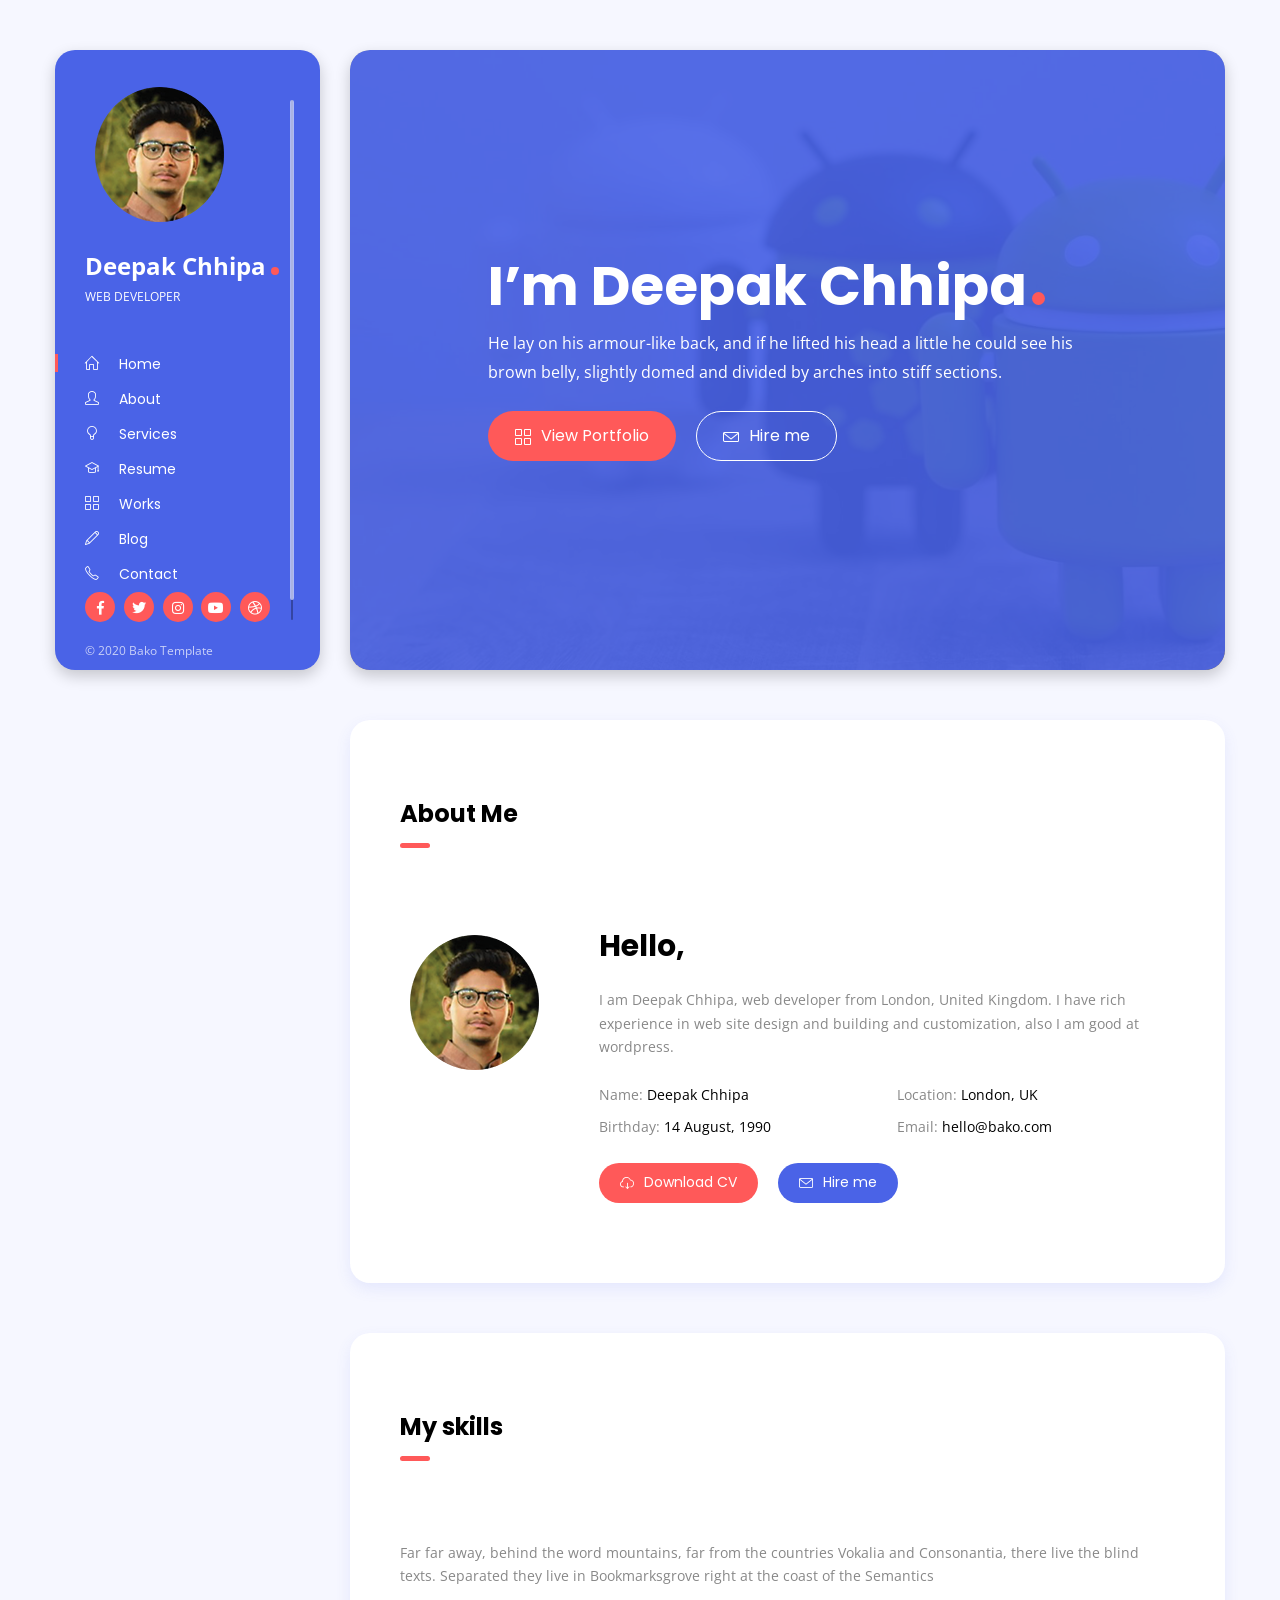
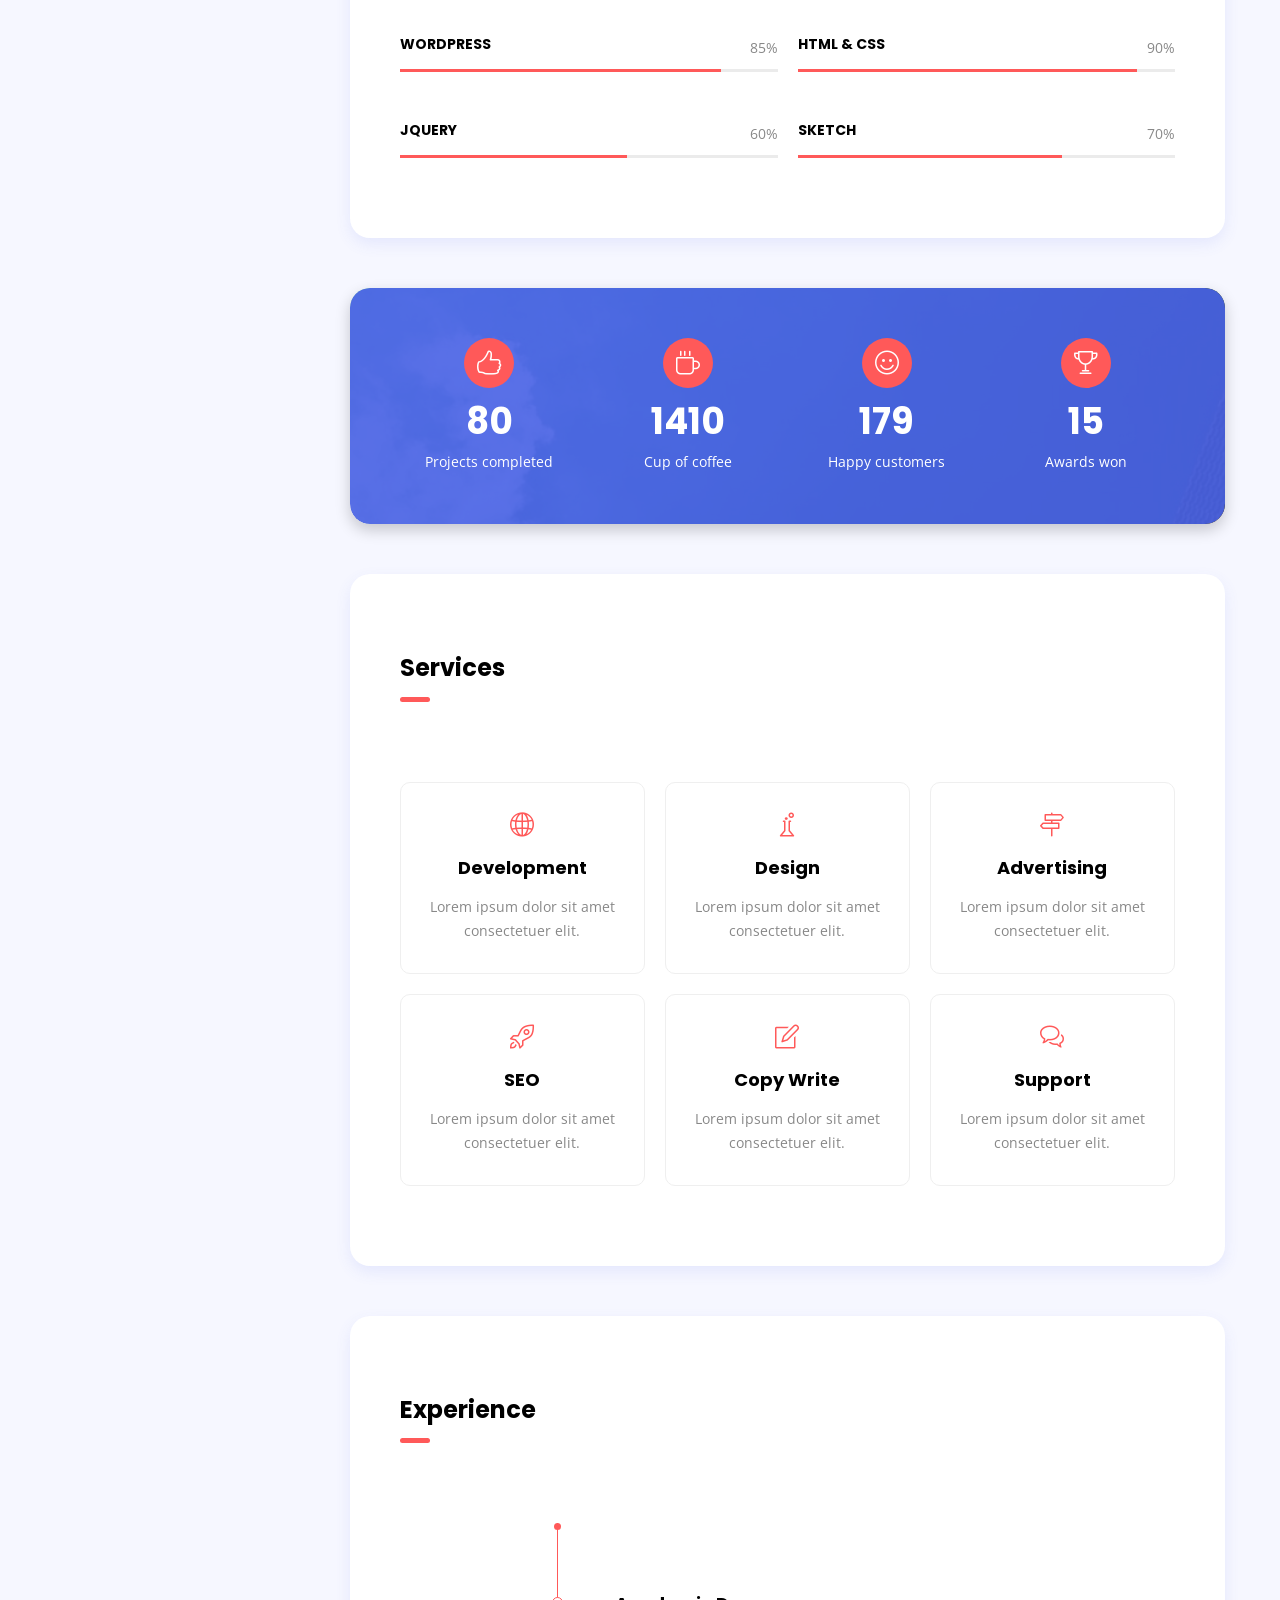
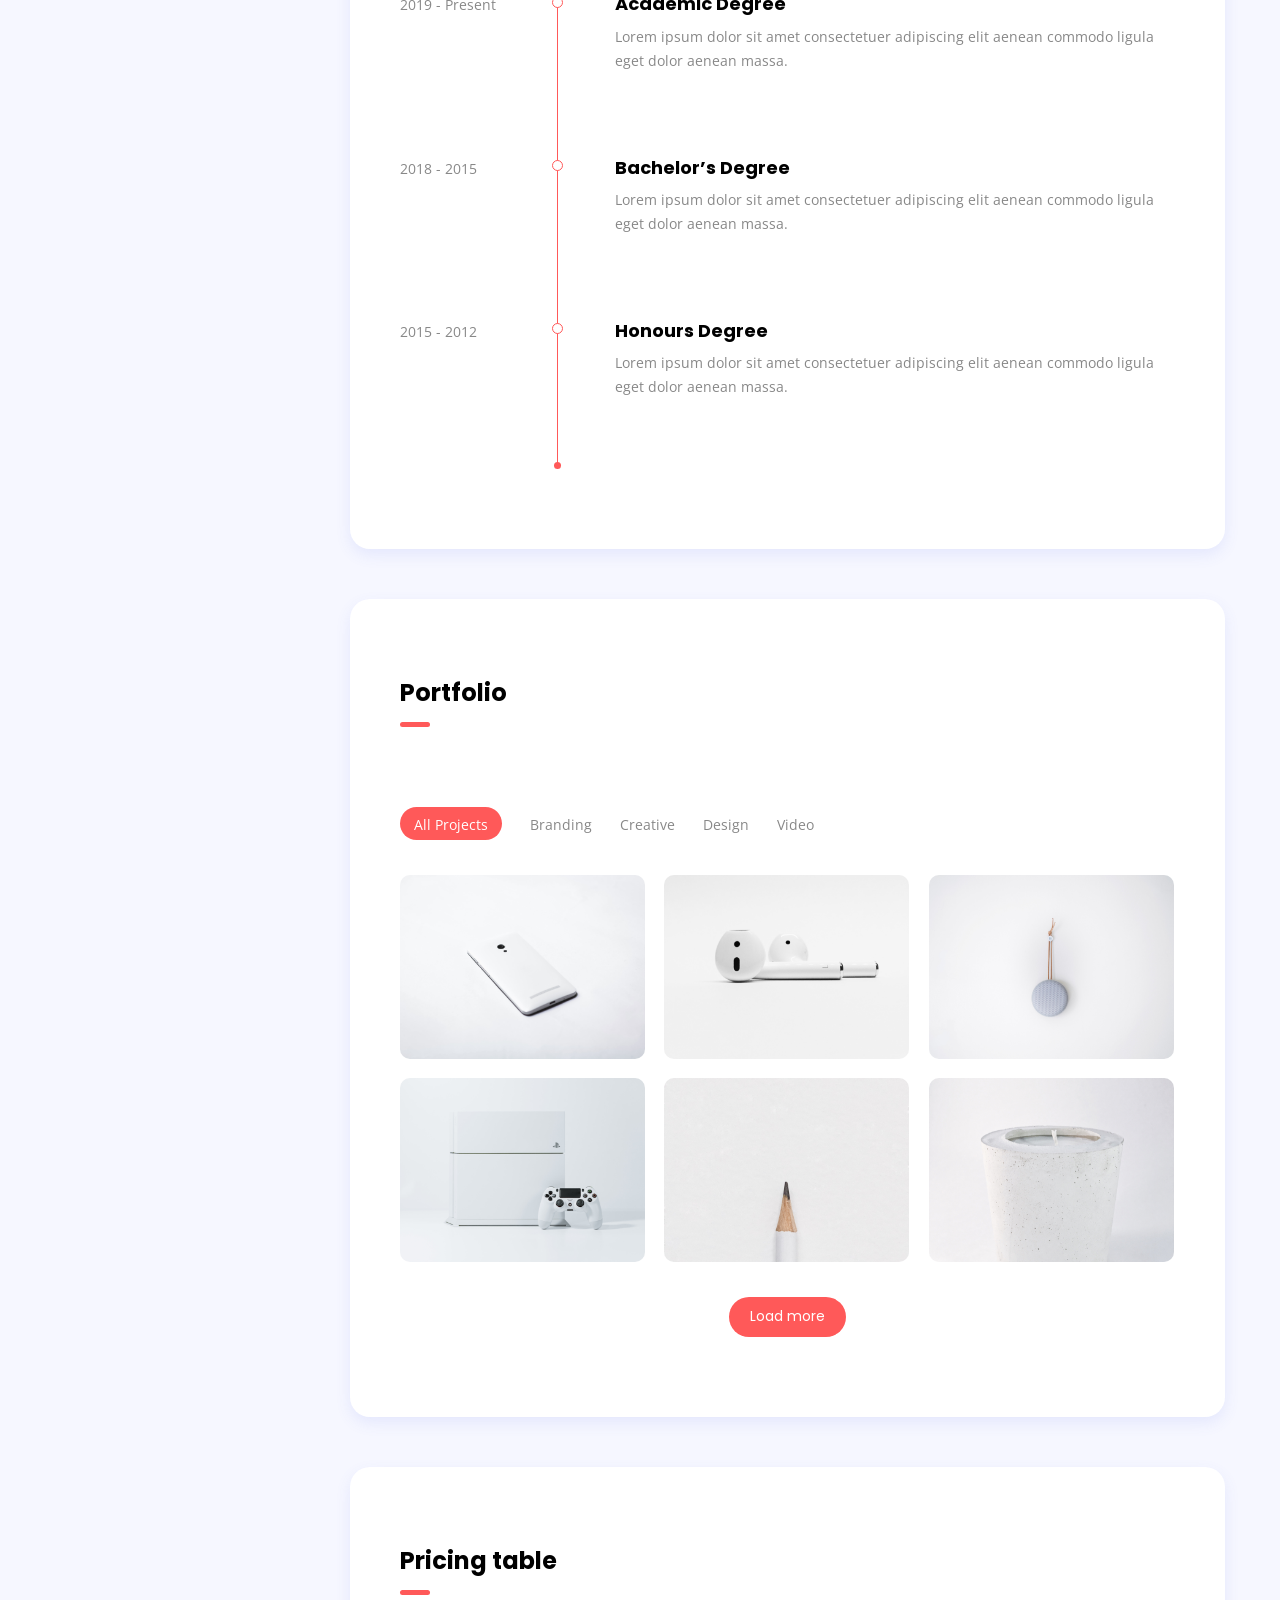
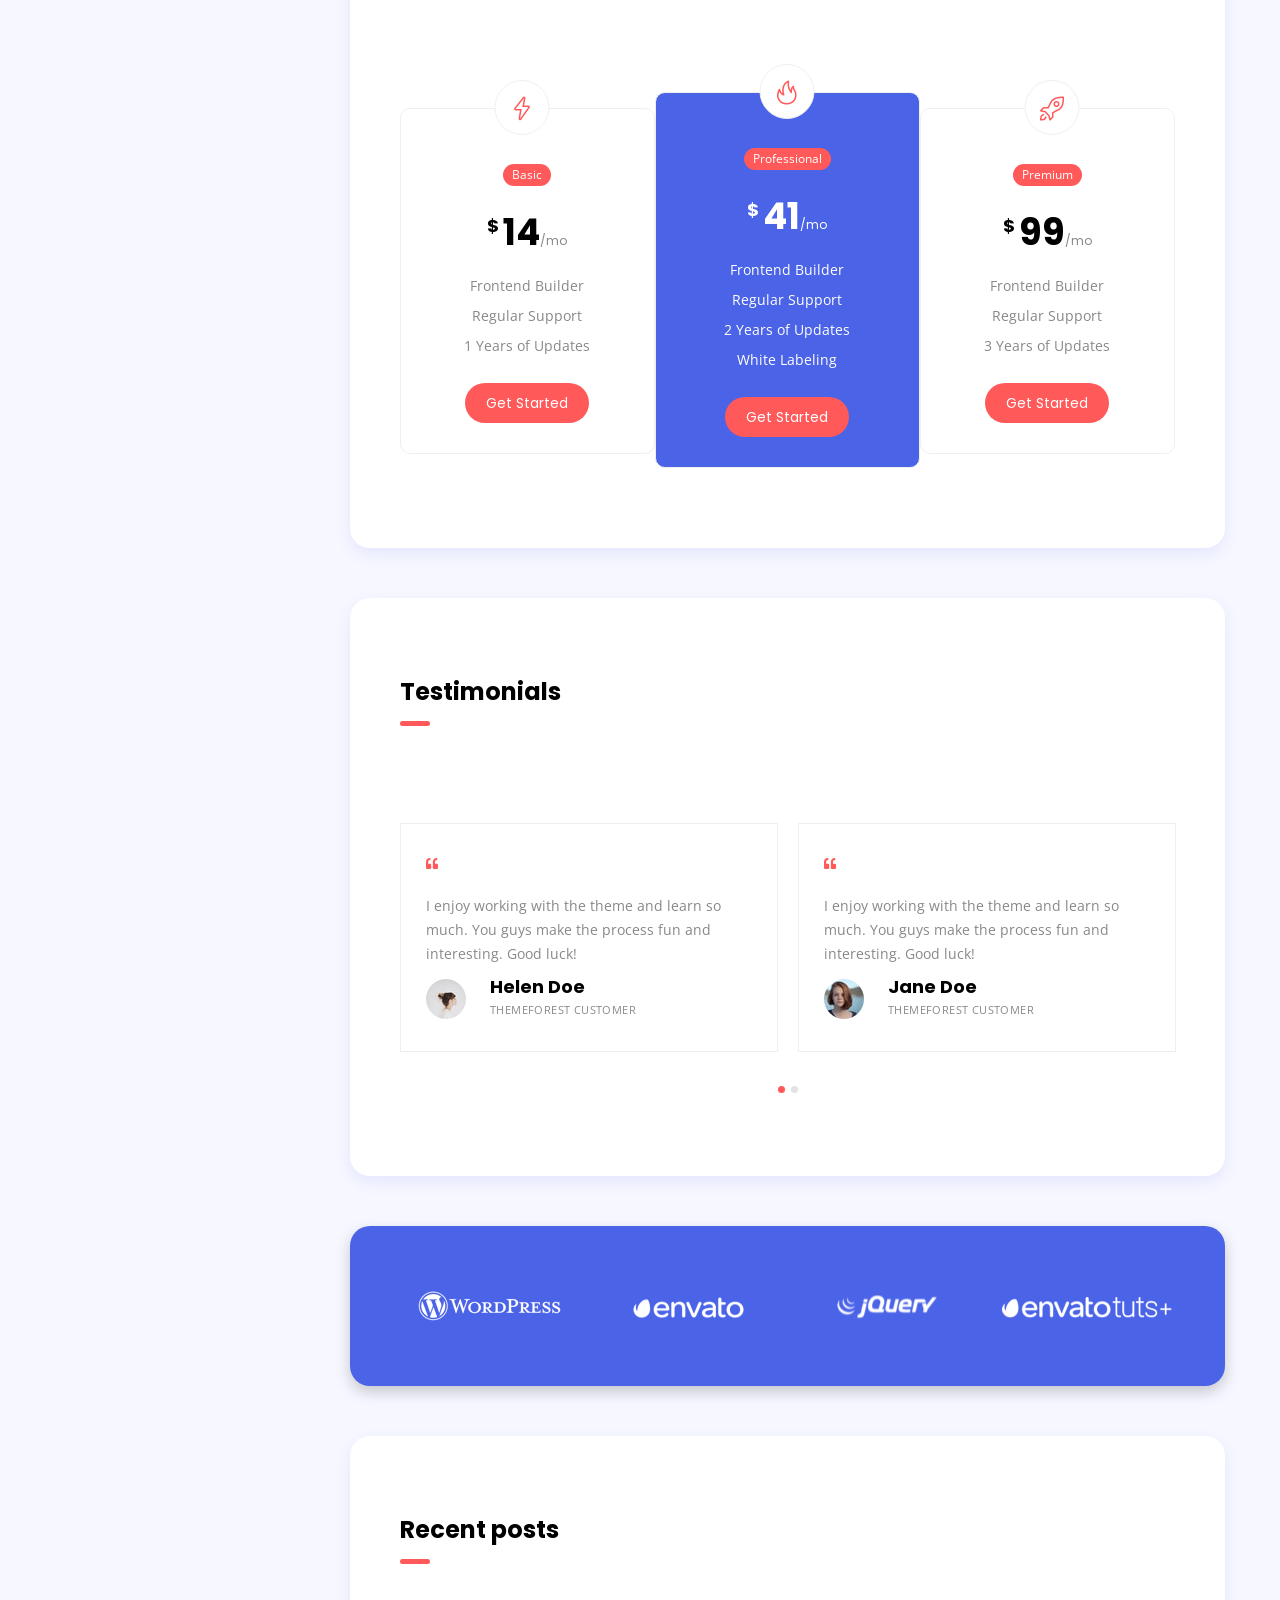
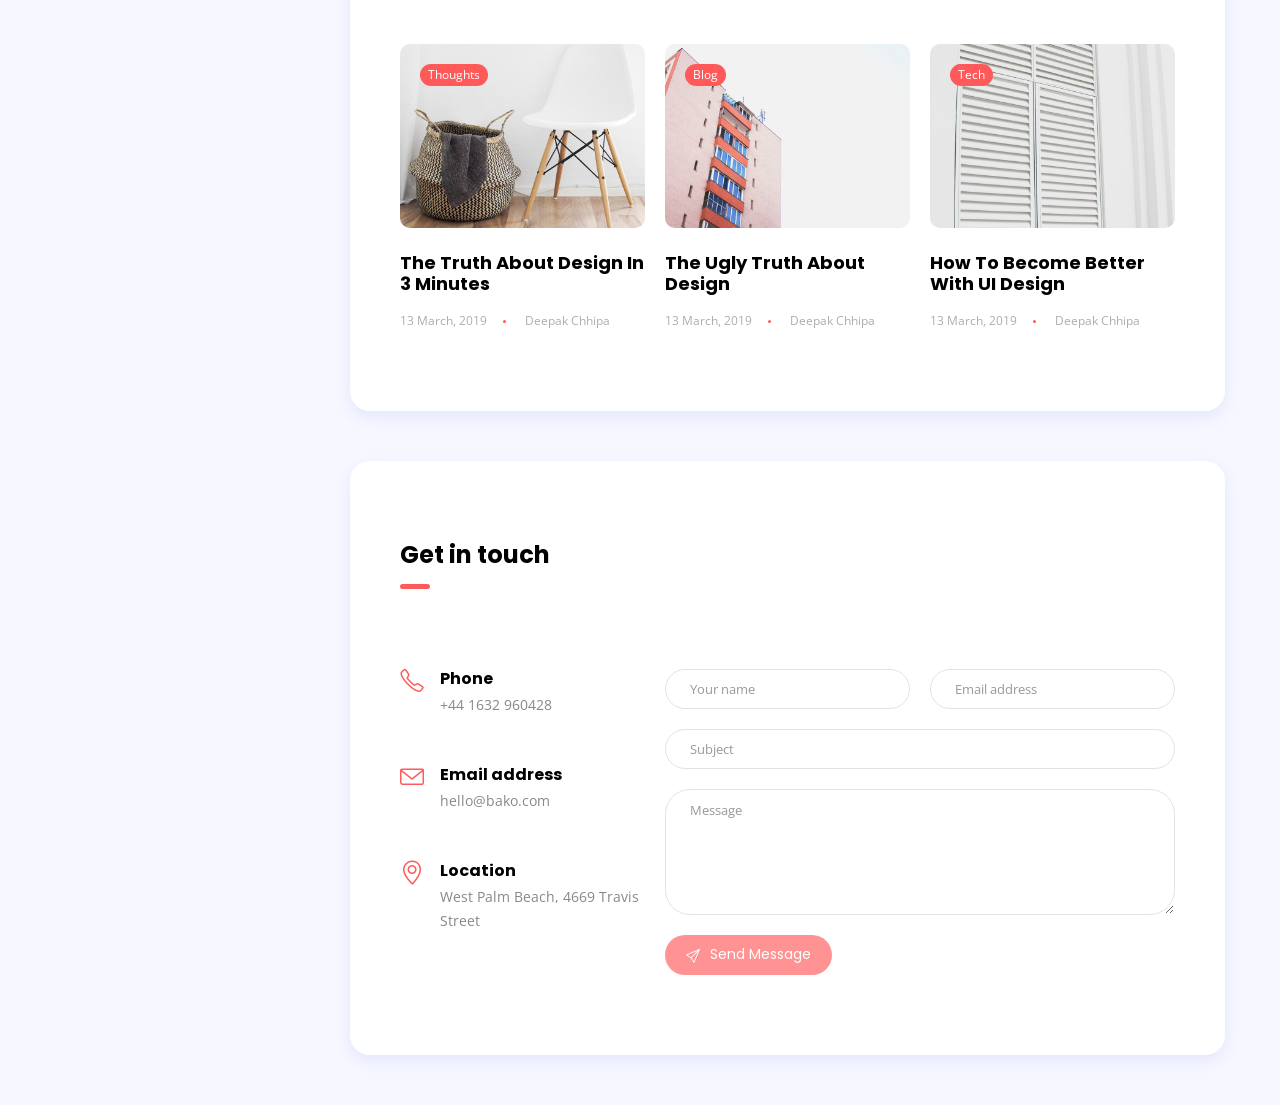
<file: index.html>
<!DOCTYPE html>
<html lang="en-US">

<!-- Mirrored from pxltheme.com/html/bako/ by HTTrack Website Copier/3.x [XR&CO'2014], Thu, 30 Jul 2020 07:34:10 GMT -->
<head>
	<meta http-equiv="Content-Type" content="text/html; charset=UTF-8">
	<title>Bako - Personal Portfolio & Resume HTML Template</title>
	<meta name="description" content="Bako - Personal Portfolio & Resume HTML Template">
	<meta name="viewport" content="width=device-width, initial-scale=1, maximum-scale=1">
	<link rel="shortcut icon" type="image/x-icon" href="images/favicon.png">

	<!-- STYLESHEETS -->
	<link rel="stylesheet" href="css/bootstrap.min.css" type="text/css" media="all">
	<link rel="stylesheet" href="css/all.min.css" type="text/css" media="all">
	<link rel="stylesheet" href="css/simple-line-icons.css" type="text/css" media="all">
	<link rel="stylesheet" href="css/slick.css" type="text/css" media="all">
	<link rel="stylesheet" href="css/jquery.mCustomScrollbar.min.css" type="text/css" media="all">
	<link rel="stylesheet" href="css/style.css" type="text/css" media="all">

	<!--[if lt IE 9]>
      <script src="https://oss.maxcdn.com/html5shiv/3.7.2/html5shiv.min.js"></script>
      <script src="https://oss.maxcdn.com/respond/1.4.2/respond.min.js"></script>
    <![endif]-->

</head>

<body>

<!-- preloader -->
<div id="preloader">
	<div class="outer">
		<div class="spinner">
			<div class="dot1"></div>
			<div class="dot2"></div>
		</div>
	</div>
</div>

<!-- site wrapper -->
<div class="site-wrapper">

	<!-- mobile header -->
	<div class="mobile-header py-2 px-3 mt-4">
		<button class="menu-icon mr-2">
			<span></span>
			<span></span>
			<span></span>
		</button>
		<a href="index-2.html" class="logo"><img src="images/logo.png" alt="Deepak Chhipa" /></a>
		<a href="index-2.html" class="site-title dot ml-2">Deepak Chhipa</a>
	</div>

	<!-- header -->
	<header class="left float-left shadow-dark" id="header">
		<button type="button" class="close" aria-label="Close">
			<span aria-hidden="true">&times;</span>
		</button>
		<div class="header-inner d-flex align-items-start flex-column">
			<a href="index-2.html"><img src="images/logo.png" alt="Deepak Chhipa" /></a>
			<a href="index-2.html" class="site-title dot mt-3">Deepak Chhipa</a>
			<span class="site-slogan">Web Developer</span>
			
			<!-- navigation menu -->
			<nav>
				<ul class="vertical-menu scrollspy">
					<li><a href="#home" class="active"><i class="icon-home"></i>Home</a></li>
					<li><a href="#about"><i class="icon-user"></i>About</a></li>
					<li><a href="#services"><i class="icon-bulb"></i>Services</a></li>
					<li><a href="#resume"><i class="icon-graduation"></i>Resume</a></li>
					<li><a href="#works"><i class="icon-grid"></i>Works</a></li>
					<li><a href="#blog"><i class="icon-pencil"></i>Blog</a></li>
					<li><a href="#contact"><i class="icon-phone"></i>Contact</a></li>
				</ul>
			</nav>
			
			<!-- footer -->
			<div class="footer mt-auto">

				<!-- social icons -->
				<ul class="social-icons list-inline">
					<li class="list-inline-item"><a href="#"><i class="fab fa-facebook-f"></i></a></li>
					<li class="list-inline-item"><a href="#"><i class="fab fa-twitter"></i></a></li>
					<li class="list-inline-item"><a href="#"><i class="fab fa-instagram"></i></a></li>
					<li class="list-inline-item"><a href="#"><i class="fab fa-youtube"></i></a></li>
					<li class="list-inline-item"><a href="#"><i class="fab fa-dribbble"></i></a></li>
				</ul>

				<!-- copyright -->
				<span class="copyright">© 2020 Bako Template</span>
			</div>
		</div>
	</header>

	<!-- main content area -->
	<main class="content float-right">

		<!-- section hero -->
		<section class="hero background parallax shadow-dark d-flex align-items-center" id="home" data-image-src="images/hero.jpg">
			<div class="cta mx-auto mt-2">
				<h1 class="mt-0 mb-4">I’m Deepak Chhipa<span class="dot"></span></h1>
				<p class="mb-4">He lay on his armour-like back, and if he lifted his head a little he could see his brown belly, slightly domed and divided by arches into stiff sections.</p>
				<a href="#" class="btn btn-default btn-lg mr-3"><i class="icon-grid"></i>View Portfolio</a>
				<div class="spacer d-md-none d-lg-none d-sm-none" data-height="10"></div>
				<a href="#" class="btn btn-border-light btn-lg"><i class="icon-envelope"></i>Hire me</a>
			</div>
			<div class="overlay"></div>
		</section>

		<!-- section about -->
		<section id="about" class="shadow-blue white-bg padding">
			<h3 class="section-title">About Me</h3>
			<div class="spacer" data-height="80"></div>

			<div class="row">
				<div class="col-md-3">
					<img src="images/about.png" alt="about" />
				</div>
				<div class="col-md-9">
					<h2 class="mt-4 mt-md-0 mb-4">Hello,</h2>
					<p class="mb-0">I am Deepak Chhipa, web developer from London, United Kingdom. I have rich experience in web site design and building and customization, also I am good at wordpress.</p>
					<div class="row my-4">
						<div class="col-md-6">
							<p class="mb-2">Name: <span class="text-dark">Deepak Chhipa</span></p>
							<p class="mb-0">Birthday: <span class="text-dark">14 August, 1990</span></p>
						</div>
						<div class="col-md-6 mt-2 mt-md-0 mt-sm-2">
							<p class="mb-2">Location: <span class="text-dark">London, UK</span></p>
							<p class="mb-0">Email: <span class="text-dark">hello@bako.com</span></p>
						</div>
					</div>
					<a href="#" class="btn btn-default mr-3"><i class="icon-cloud-download"></i>Download CV</a>
					<a href="#" class="btn btn-alt mt-2 mt-md-0 mt-xs-2"><i class="icon-envelope"></i>Hire me</a>
				</div>
			</div>
		</section>

		<!-- section skills -->
		<section id="skills" class="shadow-blue white-bg padding">
			<h3 class="section-title">My skills</h3>
			<div class="spacer" data-height="80"></div>
			
			<p class="mb-0">Far far away, behind the word mountains, far from the countries Vokalia and Consonantia, there live the blind texts. Separated they live in Bookmarksgrove right at the coast of the Semantics</p>

			<div class="row mt-5">

				<div class="col-md-6">
					<!-- skill item -->
					<div class="skill-item">
						<div class="skill-info clearfix">
							<h4 class="float-left mb-3 mt-0">WordPress</h4>
							<span class="float-right">85%</span>
						</div>
						<div class="progress">
							<div class="progress-bar" role="progressbar" aria-valuemin="0" aria-valuemax="100" aria-valuenow="85">
							</div>
						</div>
						<div class="spacer" data-height="50"></div>
					</div>
				</div>

				<div class="col-md-6">
					<!-- skill item -->
					<div class="skill-item">
						<div class="skill-info clearfix">
							<h4 class="float-left mb-3 mt-0">HTML & CSS</h4>
							<span class="float-right">90%</span>
						</div>
						<div class="progress">
							<div class="progress-bar" role="progressbar" aria-valuemin="0" aria-valuemax="100" aria-valuenow="90">
							</div>
						</div>
						<div class="spacer" data-height="50"></div>
					</div>
				</div>

				<div class="col-md-6">
					<!-- skill item -->
					<div class="skill-item">
						<div class="skill-info clearfix">
							<h4 class="float-left mb-3 mt-0">jQuery</h4>
							<span class="float-right">60%</span>
						</div>
						<div class="progress">
							<div class="progress-bar" role="progressbar" aria-valuemin="0" aria-valuemax="100" aria-valuenow="60">
							</div>
						</div>
						<div class="spacer d-md-none d-lg-none" data-height="50"></div>
					</div>
				</div>

				<div class="col-md-6">
					<!-- skill item -->
					<div class="skill-item">
						<div class="skill-info clearfix">
							<h4 class="float-left mb-3 mt-0">Sketch</h4>
							<span class="float-right">70%</span>
						</div>
						<div class="progress">
							<div class="progress-bar" role="progressbar" aria-valuemin="0" aria-valuemax="100" aria-valuenow="70">
							</div>
						</div>
					</div>
				</div>

			</div>
		</section>

		<!-- section facts -->
		<section id="facts" class="shadow-dark color-white background parallax padding-50" data-image-src="images/background-1.jpg">

			<div class="row relative z-1">
				<div class="col-md-3 col-sm-6">
					<!-- fact item -->
					<div class="fact-item text-center">
						<i class="icon-like icon-circle"></i>
						<h2 class="count">157</h2>
						<span>Projects completed</span>
					</div>
				</div>
				<div class="col-md-3 col-sm-6">
					<!-- fact item -->
					<div class="fact-item text-center">
						<i class="icon-cup icon-circle"></i>
						<h2 class="count">2765</h2>
						<span>Cup of coffee</span>
					</div>
				</div>
				<div class="col-md-3 col-sm-6">
					<!-- fact item -->
					<div class="fact-item text-center">
						<i class="icon-emotsmile icon-circle"></i>
						<h2 class="count">350</h2>
						<span>Happy customers</span>
					</div>
				</div>
				<div class="col-md-3 col-sm-6">
					<!-- fact item -->
					<div class="fact-item text-center">
						<i class="icon-trophy icon-circle"></i>
						<h2 class="count">29</h2>
						<span>Awards won</span>
					</div>
				</div>
			</div>
			
			<div class="overlay"></div>

		</section>

		<!-- section services -->
		<section id="services" class="shadow-blue white-bg padding">
			<h3 class="section-title">Services</h3>
			<div class="spacer" data-height="80"></div>

			<div class="row">

				<div class="col-md-4 col-sm-6">
					<!-- service item -->
					<div class="service-item text-center">
						<i class="icon-globe icon-simple"></i>
						<h4 class="my-3">Development</h4>
						<p class="mb-0">Lorem ipsum dolor sit amet consectetuer elit.</p>
					</div>
					<div class="spacer" data-height="20"></div>
				</div>

				<div class="col-md-4 col-sm-6">
					<!-- service item -->
					<div class="service-item text-center">
						<i class="icon-chemistry icon-simple"></i>
						<h4 class="my-3">Design</h4>
						<p class="mb-0">Lorem ipsum dolor sit amet consectetuer elit.</p>
					</div>
					<div class="spacer" data-height="20"></div>
				</div>

				<div class="col-md-4 col-sm-6">
					<!-- service item -->
					<div class="service-item text-center">
						<i class="icon-directions icon-simple"></i>
						<h4 class="my-3">Advertising</h4>
						<p class="mb-0">Lorem ipsum dolor sit amet consectetuer elit.</p>
					</div>
					<div class="spacer" data-height="20"></div>
				</div>

				<div class="col-md-4 col-sm-6">
					<!-- service item -->
					<div class="service-item text-center">
						<i class="icon-rocket icon-simple"></i>
						<h4 class="my-3">SEO</h4>
						<p class="mb-0">Lorem ipsum dolor sit amet consectetuer elit.</p>
					</div>
					<div class="spacer d-md-none d-lg-none" data-height="20"></div>
				</div>

				<div class="col-md-4 col-sm-6">
					<!-- service item -->
					<div class="service-item text-center">
						<i class="icon-note icon-simple"></i>
						<h4 class="my-3">Copy Write</h4>
						<p class="mb-0">Lorem ipsum dolor sit amet consectetuer elit.</p>
					</div>
					<div class="spacer d-md-none d-lg-none" data-height="20"></div>
				</div>

				<div class="col-md-4 col-sm-6">
					<!-- service item -->
					<div class="service-item text-center">
						<i class="icon-bubbles icon-simple"></i>
						<h4 class="my-3">Support</h4>
						<p class="mb-0">Lorem ipsum dolor sit amet consectetuer elit.</p>
					</div>
				</div>

			</div>
		</section>

		<!-- section experience -->
		<section id="resume" class="shadow-blue white-bg padding">
			<h3 class="section-title">Experience</h3>
			<div class="spacer" data-height="80"></div>

			<!-- timeline -->
			<div class="timeline">
				<div class="entry">
					<div class="title">
						<span>2019 - Present</span>
					</div>
					<div class="body">
						<h4 class="mt-0">Academic Degree</h4>
						<p>Lorem ipsum dolor sit amet consectetuer adipiscing elit aenean commodo ligula eget dolor aenean massa.</p>
					</div>
				</div>
				<div class="entry">
					<div class="title">
						<span>2018 - 2015</span>
					</div>
					<div class="body">
						<h4 class="mt-0">Bachelor’s Degree</h4>
						<p>Lorem ipsum dolor sit amet consectetuer adipiscing elit aenean commodo ligula eget dolor aenean massa.</p>
					</div>
				</div>
				<div class="entry">
					<div class="title">
						<span>2015 - 2012</span>
					</div>
					<div class="body">
						<h4 class="mt-0">Honours Degree</h4>
						<p>Lorem ipsum dolor sit amet consectetuer adipiscing elit aenean commodo ligula eget dolor aenean massa.</p>
					</div>
				</div>
				<span class="timeline-line"></span>
			</div>
		</section>

		<!-- section works -->
		<section id="works" class="shadow-blue white-bg padding">
			<h3 class="section-title">Portfolio</h3>
			<div class="spacer" data-height="80"></div>

			<!-- portfolio filter (desktop) -->
			<ul class="portfolio-filter list-inline">
				<li class="current list-inline-item" data-filter="*">All Projects</li>
				<li class="list-inline-item" data-filter=".branding">Branding</li>
				<li class="list-inline-item" data-filter=".creative">Creative</li>
				<li class="list-inline-item" data-filter=".design">Design</li>
				<li class="list-inline-item" data-filter=".video">Video</li>
			</ul>

			<!-- portfolio filter (mobile) -->
			<div class="pf-filter-wrapper mb-4">
				<select class="portfolio-filter-mobile">
					<option value="*">Everything</option>
					<option value=".creative">Creative</option>
					<option value=".video">Video</option>
					<option value=".design">Design</option>
					<option value=".branding">Branding</option>
				</select>
			</div>

			<!-- portolio wrapper -->
			<div class="row portfolio-wrapper">
				
				<!-- portfolio item -->
				<div class="col-md-4 col-sm-6 grid-item video">
					<a href="work-single.html">
						<div class="portfolio-item">
							<div class="details">
								<h4 class="title">Creative Art</h4>
								<span class="term">Art, Creative</span>
							</div>
							<span class="plus-icon">+</span>
							<div class="thumb">
								<img src="images/portfolio/1.jpg" alt="Portfolio-title" />
								<div class="mask"></div>
							</div>
						</div>
					</a>
				</div>

				<!-- portfolio item -->
				<div class="col-md-4 col-sm-6 grid-item creative design">
					<a href="work-single.html">
						<div class="portfolio-item">
							<div class="details">
								<h4 class="title">Apple USB</h4>
								<span class="term">Creative, Design</span>
							</div>
							<span class="plus-icon">+</span>
							<div class="thumb">
								<img src="images/portfolio/2.jpg" alt="Portfolio-title" />
								<div class="mask"></div>
							</div>
						</div>
					</a>
				</div>

				<!-- portfolio item -->
				<div class="col-md-4 col-sm-6 grid-item branding">
					<a href="work-single.html">
						<div class="portfolio-item">
							<div class="details">
								<h4 class="title">Work Space</h4>
								<span class="term">Branding</span>
							</div>
							<span class="plus-icon">+</span>
							<div class="thumb">
								<img src="images/portfolio/3.jpg" alt="Portfolio-title" />
								<div class="mask"></div>
							</div>
						</div>
					</a>
				</div>

				<!-- portfolio item -->
				<div class="col-md-4 col-sm-6 grid-item creative">
					<a href="work-single.html">
						<div class="portfolio-item">
							<div class="details">
								<h4 class="title">Creative Bulb</h4>
								<span class="term">Creative</span>
							</div>
							<span class="plus-icon">+</span>
							<div class="thumb">
								<img src="images/portfolio/4.jpg" alt="Portfolio-title" />
								<div class="mask"></div>
							</div>
						</div>
					</a>
				</div>

				<!-- portfolio item -->
				<div class="col-md-4 col-sm-6 grid-item video branding">
					<a href="work-single.html">
						<div class="portfolio-item">
							<div class="details">
								<h4 class="title">iPhone 8</h4>
								<span class="term">Art, Branding</span>
							</div>
							<span class="plus-icon">+</span>
							<div class="thumb">
								<img src="images/portfolio/5.jpg" alt="Portfolio-title" />
								<div class="mask"></div>
							</div>
						</div>
					</a>
				</div>

				<!-- portfolio item -->
				<div class="col-md-4 col-sm-6 grid-item creative design">
					<a href="work-single.html">
						<div class="portfolio-item">
							<div class="details">
								<h4 class="title">Minimal Art</h4>
								<span class="term">Design, Creative</span>
							</div>
							<span class="plus-icon">+</span>
							<div class="thumb">
								<img src="images/portfolio/6.jpg" alt="Portfolio-title" />
								<div class="mask"></div>
							</div>
						</div>
					</a>
				</div>

			</div>
			
			<!-- more button -->
			<div class="load-more text-center mt-4">
				<a href="javascript:" class="btn btn-default"><i class="fas fa-circle-notch"></i> Load more</a>
				<!-- numbered pagination (hidden for infinite scroll) -->
				<ul class="portfolio-pagination list-inline d-none">
					<li class="list-inline-item">1</li>
					<li class="list-inline-item"><a href="works-2.html">2</a></li>
				</ul>
			</div>
		</section>

		<!-- section pricing table -->
		<section id="price" class="shadow-blue white-bg padding">
			<h3 class="section-title">Pricing table</h3>
			<div class="spacer" data-height="97"></div>

			<div class="row">
				
				<div class="col-md-4 pr-md-0 mt-3">
					<!-- price item -->
					<div class="price-item text-center">
						<i class="price-icon icon-energy"></i>
						<span class="plan">Basic</span>
						<h3 class="price"><em>$</em>14<span>/mo</span></h3>
						<div class="price-content">
							<ul>
								<li>Frontend Builder</li>
								<li>Regular Support</li>
								<li>1 Years of Updates</li>
							</ul>
						</div>
						<a href="#" class="btn btn-default">Get Started</a>
					</div>
				</div>

				<div class="col-md-4 px-md-0 my-5 my-md-0">
					<!-- price item -->
					<div class="price-item text-center recommended">
						<i class="price-icon icon-fire"></i>
						<span class="plan">Professional</span>
						<h3 class="price"><em>$</em>41<span>/mo</span></h3>
						<div class="price-content">
							<ul>
								<li>Frontend Builder</li>
								<li>Regular Support</li>
								<li>2 Years of Updates</li>
								<li>White Labeling</li>
							</ul>
						</div>
						<a href="#" class="btn btn-default">Get Started</a>
					</div>
				</div>

				<div class="col-md-4 pl-md-0 mt-0 mt-md-3">
					<!-- price item -->
					<div class="price-item text-center">
						<i class="price-icon icon-rocket"></i>
						<span class="plan">Premium</span>
						<h3 class="price"><em>$</em>99<span>/mo</span></h3>
						<div class="price-content">
							<ul>
								<li>Frontend Builder</li>
								<li>Regular Support</li>
								<li>3 Years of Updates</li>
							</ul>
						</div>
						<a href="#" class="btn btn-default">Get Started</a>
					</div>
				</div>

			</div>
		</section>

		<!-- section testimonials -->
		<section id="testimonials" class="shadow-blue white-bg padding">
			<h3 class="section-title">Testimonials</h3>
			<div class="spacer" data-height="97"></div>

			<div class="row testimonials-wrapper">
				
				<div class="col-md-6">
					<!-- testimonial item -->
					<div class="testimonial-item">
						<span class="symbol"><i class="fas fa-quote-left"></i></span>
						<p>I enjoy working with the theme and learn so much. You guys make the process fun and interesting. Good luck!</p>
						<div class="testimonial-details">
							<div class="thumb">
								<img src="images/customer-1.png" alt="customer-name" />
							</div>
							<div class="info">
								<h4>Helen Doe</h4>
								<span>Themeforest customer</span>
							</div>
						</div>
					</div>
				</div>

				<div class="col-md-6">
					<!-- testimonial item -->
					<div class="testimonial-item">
						<span class="symbol"><i class="fas fa-quote-left"></i></span>
						<p>I enjoy working with the theme and learn so much. You guys make the process fun and interesting. Good luck!</p>
						<div class="testimonial-details">
							<div class="thumb">
								<img src="images/customer-2.png" alt="customer-name" />
							</div>
							<div class="info">
								<h4>Jane Doe</h4>
								<span>Themeforest customer</span>
							</div>
						</div>
					</div>
				</div>

				<div class="col-md-6">
					<!-- testimonial item -->
					<div class="testimonial-item">
						<span class="symbol"><i class="fas fa-quote-left"></i></span>
						<p>I enjoy working with the theme and learn so much. You guys make the process fun and interesting. Good luck!</p>
						<div class="testimonial-details">
							<div class="thumb">
								<img src="images/customer-1.png" alt="customer-name" />
							</div>
							<div class="info">
								<h4>Helen Doe</h4>
								<span>Themeforest customer</span>
							</div>
						</div>
					</div>
				</div>

			</div>
		</section>

		<!-- section clients -->
		<section id="clients" class="shadow-dark background-blue color-white padding-50">

			<!-- hidden heading for validation -->
			<h2 class="d-none">Clients</h2>

			<!-- clients wrapper -->
			<div class="clients-wrapper row">
				
				<div class="col-md-3">
					<!-- client item -->
					<div class="client-item">
						<div class="inner">
							<img src="images/clients/1.png" alt="client-name" />
						</div>
					</div>
				</div>

				<div class="col-md-3">
					<!-- client item -->
					<div class="client-item">
						<div class="inner">
							<img src="images/clients/2.png" alt="client-name" />
						</div>
					</div>
				</div>

				<div class="col-md-3">
					<!-- client item -->
					<div class="client-item">
						<div class="inner">
							<img src="images/clients/3.png" alt="client-name" />
						</div>
					</div>
				</div>
				
				<div class="col-md-3">
					<!-- client item -->
					<div class="client-item">
						<div class="inner">
							<img src="images/clients/4.png" alt="client-name" />
						</div>
					</div>
				</div>

				<div class="col-md-3">
					<!-- client item -->
					<div class="client-item">
						<div class="inner">
							<img src="images/clients/2.png" alt="client-name" />
						</div>
					</div>
				</div>

			</div>

		</section>

		<!-- section blog -->
		<section id="blog" class="shadow-blue white-bg padding">
			<h3 class="section-title">Recent posts</h3>
			<div class="spacer" data-height="80"></div>

			<div class="row">
				
				<div class="col-md-4">
					<!-- blog item -->
					<div class="blog-item">
						<div class="thumb">
							<a href="#">
								<span class="category">Thoughts</span>
							</a>
							<a href="#">
								<img src="images/blog/1.jpg" alt="blog-title" />
							</a>
						</div>
						<h4 class="mt-4 mb-0"><a href="#">The Truth About Design In 3 Minutes</a></h4>
						<ul class="list-inline meta mb-0 mt-3">
							<li class="list-inline-item">13 March, 2019</li>
							<li class="list-inline-item">Deepak Chhipa</li>
						</ul>
					</div>
				</div>

				<div class="col-md-4">
					<!-- blog item -->
					<div class="blog-item">
						<div class="thumb">
							<a href="#">
								<span class="category">Blog</span>
							</a>
							<a href="#">
								<img src="images/blog/2.jpg" alt="blog-title" />
							</a>
						</div>
						<h4 class="mt-4 mb-0"><a href="#">The Ugly Truth About Design</a></h4>
						<ul class="list-inline meta mb-0 mt-3">
							<li class="list-inline-item">13 March, 2019</li>
							<li class="list-inline-item">Deepak Chhipa</li>
						</ul>
					</div>
				</div>

				<div class="col-md-4">
					<!-- blog item -->
					<div class="blog-item">
						<div class="thumb">
							<a href="#">
								<span class="category">Tech</span>
							</a>
							<a href="#">
								<img src="images/blog/3.jpg" alt="blog-title" />
							</a>
						</div>
						<h4 class="mt-4 mb-0"><a href="#">How To Become Better With UI Design</a></h4>
						<ul class="list-inline meta mb-0 mt-3">
							<li class="list-inline-item">13 March, 2019</li>
							<li class="list-inline-item">Deepak Chhipa</li>
						</ul>
					</div>
				</div>

			</div>

		</section>

		<!-- section contact -->
		<section id="contact" class="shadow-blue white-bg padding">
			<h3 class="section-title">Get in touch</h3>
			<div class="spacer" data-height="80"></div>

			<div class="row">
				
				<div class="col-md-4 mb-4 mb-md-0">
					<!-- contact info -->
					<div class="contact-info mb-5">
						<i class="icon-phone"></i>
						<div class="details">
							<h5>Phone</h5>
							<span>+44 1632 960428</span>
						</div>
					</div>
					<div class="contact-info mb-5">
						<i class="icon-envelope"></i>
						<div class="details">
							<h5>Email address</h5>
							<span>hello@bako.com</span>
						</div>
					</div>
					<div class="contact-info">
						<i class="icon-location-pin"></i>
						<div class="details">
							<h5>Location</h5>
							<span>West Palm Beach, 4669 Travis Street</span>
						</div>
					</div>
				</div>

				<div class="col-md-8">
					<!-- Contact Form -->
					<form id="contact-form" class="contact-form" method="post" action="https://pxltheme.com/html/bako/form/contact.php">
						
						<div class="messages"></div>
						
						<div class="row">
							<div class="column col-md-6">
								<!-- Name input -->
								<div class="form-group">
									<input type="text" class="form-control" name="InputName" id="InputName" placeholder="Your name" required="required" data-error="Name is required.">
									<div class="help-block with-errors"></div>
								</div>
							</div>
							
							<div class="column col-md-6">
								<!-- Email input -->
								<div class="form-group">
									<input type="email" class="form-control" id="InputEmail" name="InputEmail" placeholder="Email address" required="required" data-error="Email is required.">
									<div class="help-block with-errors"></div>
								</div>
							</div>

							<div class="column col-md-12">
								<!-- Email input -->
								<div class="form-group">
									<input type="text" class="form-control" id="InputSubject" name="InputSubject" placeholder="Subject" required="required" data-error="Subject is required.">
									<div class="help-block with-errors"></div>
								</div>
							</div>
					
							<div class="column col-md-12">
								<!-- Message textarea -->
								<div class="form-group">
									<textarea name="InputMessage" id="InputMessage" class="form-control" rows="5" placeholder="Message" required="required" data-error="Message is required."></textarea>
									<div class="help-block with-errors"></div>
								</div>
							</div>
						</div>

						<button type="submit" name="submit" id="submit" value="Submit" class="btn btn-default"><i class="icon-paper-plane"></i>Send Message</button><!-- Send Button -->

					</form>
					<!-- Contact Form end -->
				</div>

			</div>

		</section>
		
	</main>

</div>

<!-- Go to top button -->
<a href="javascript:" id="return-to-top"><i class="fa fa-chevron-up"></i></a>

<!-- SCRIPTS -->
<script src="js/jquery-1.12.3.min.js"></script>
<script src="js/jquery.easing.min.js"></script>
<script src="js/popper.min.js"></script>
<script src="js/bootstrap.min.js"></script>
<script src="js/jquery.waypoints.min.js"></script>
<script src="js/jquery.counterup.min.js"></script>
<script src="js/jquery.mCustomScrollbar.concat.min.js"></script>
<script src="js/isotope.pkgd.min.js"></script>
<script src="js/infinite-scroll.min.js"></script>
<script src="js/imagesloaded.pkgd.min.js"></script>
<script src="js/slick.min.js"></script>
<script src="js/contact.js"></script>
<script src="js/validator.js"></script>
<script src="js/custom.js"></script>

</body>

<!-- Mirrored from pxltheme.com/html/bako/ by HTTrack Website Copier/3.x [XR&CO'2014], Thu, 30 Jul 2020 07:35:23 GMT -->
</html>
</file>
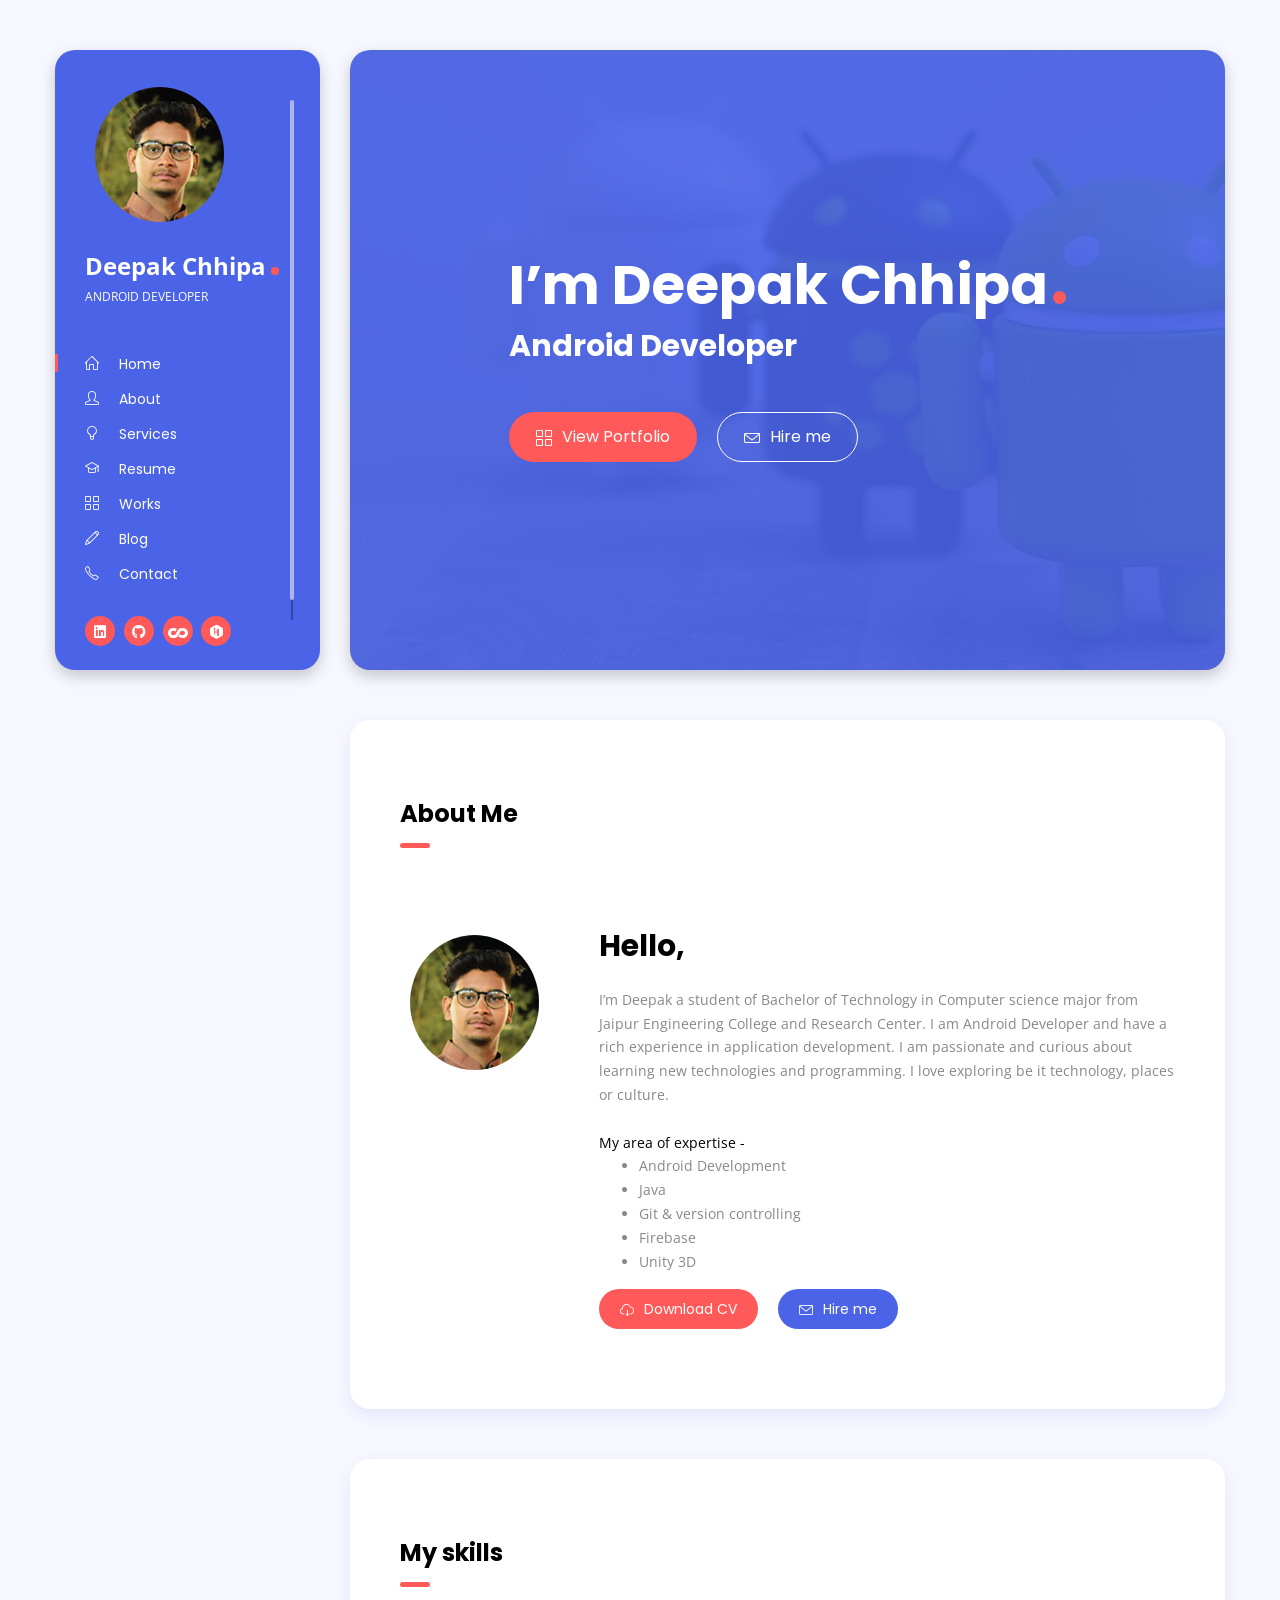
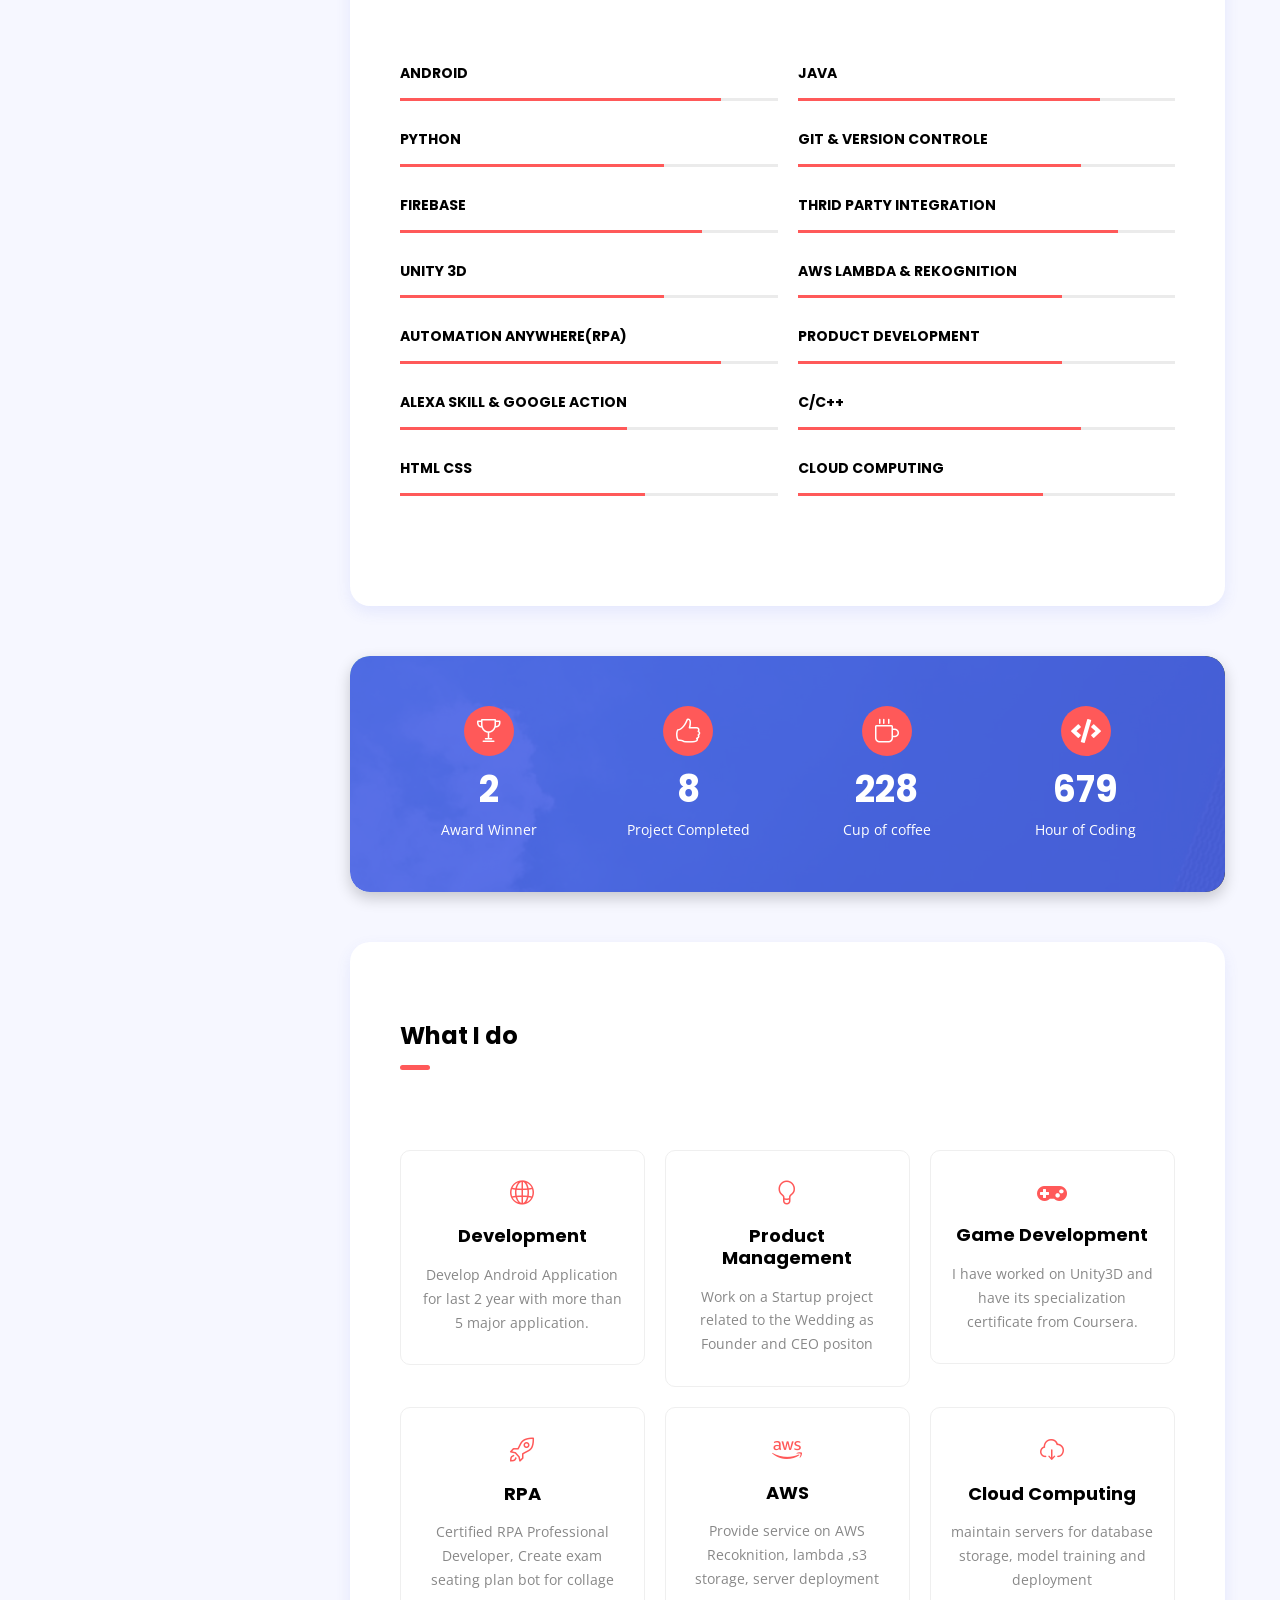
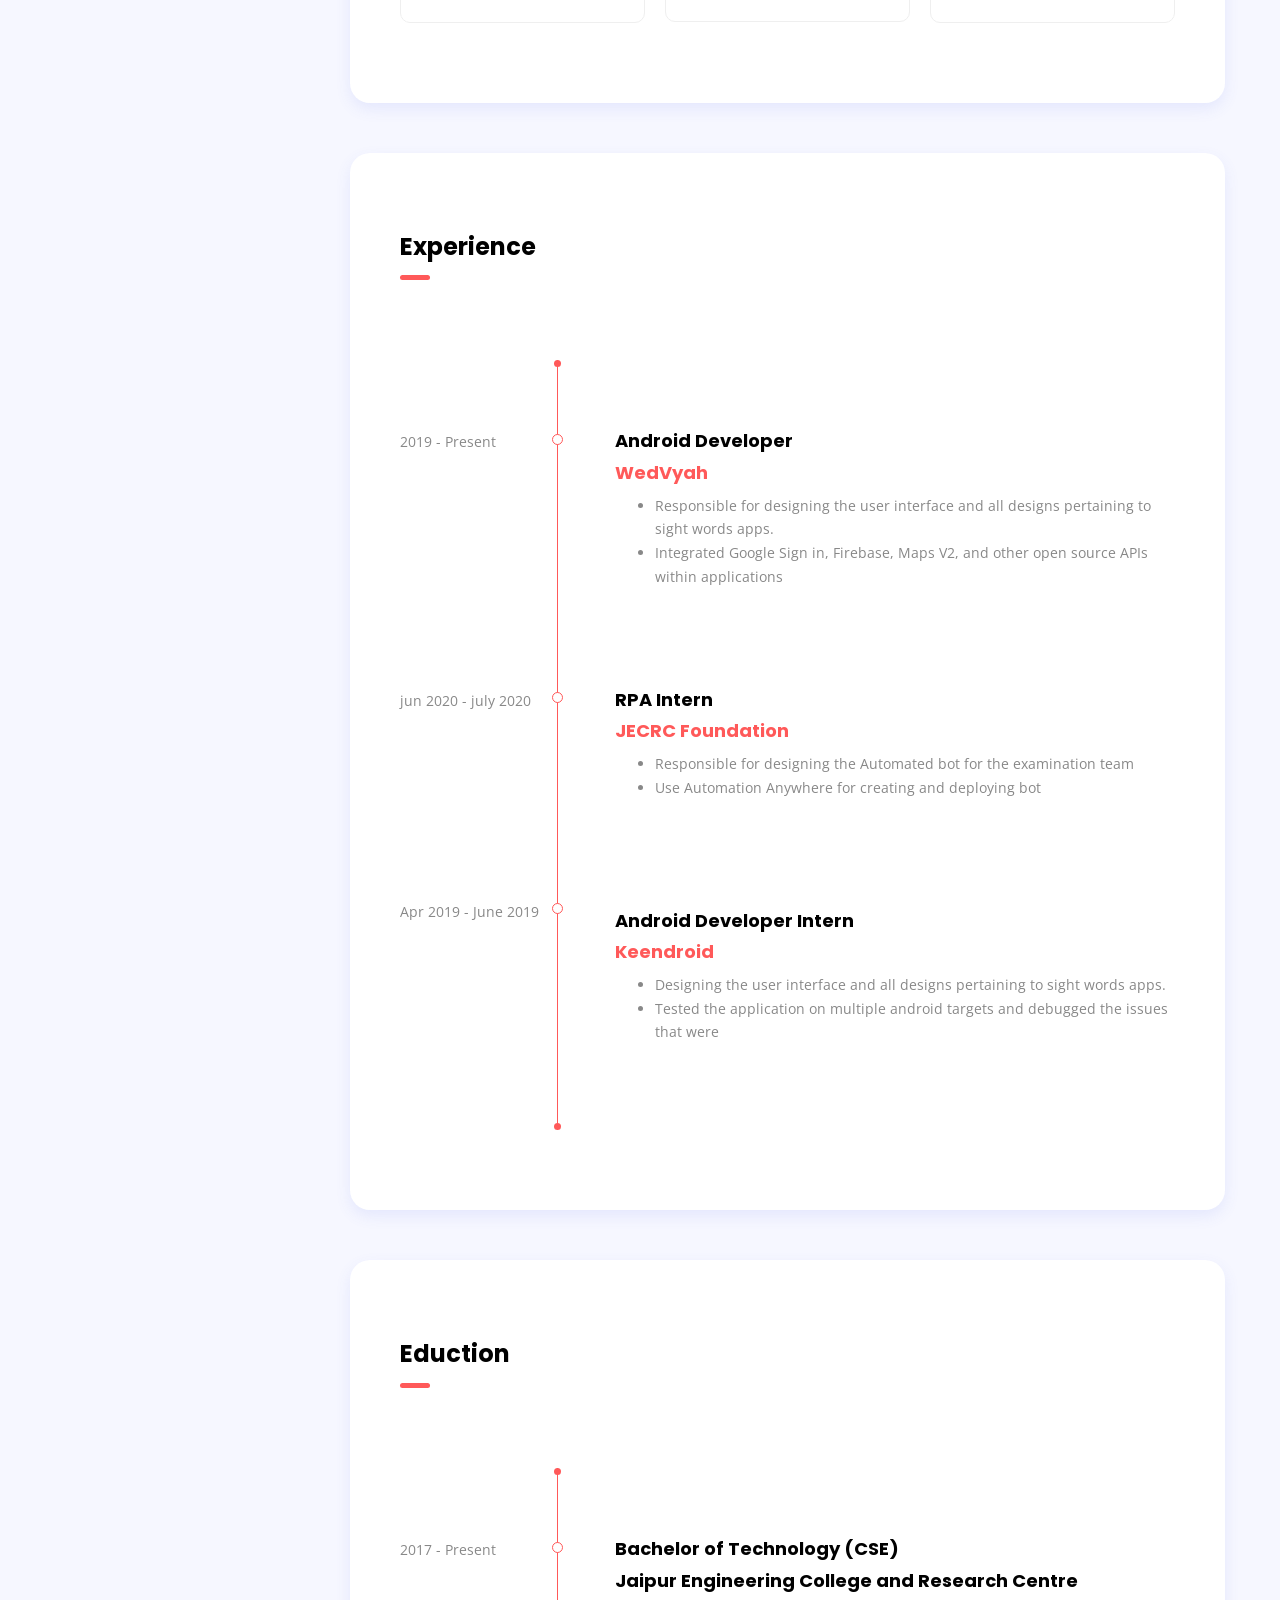
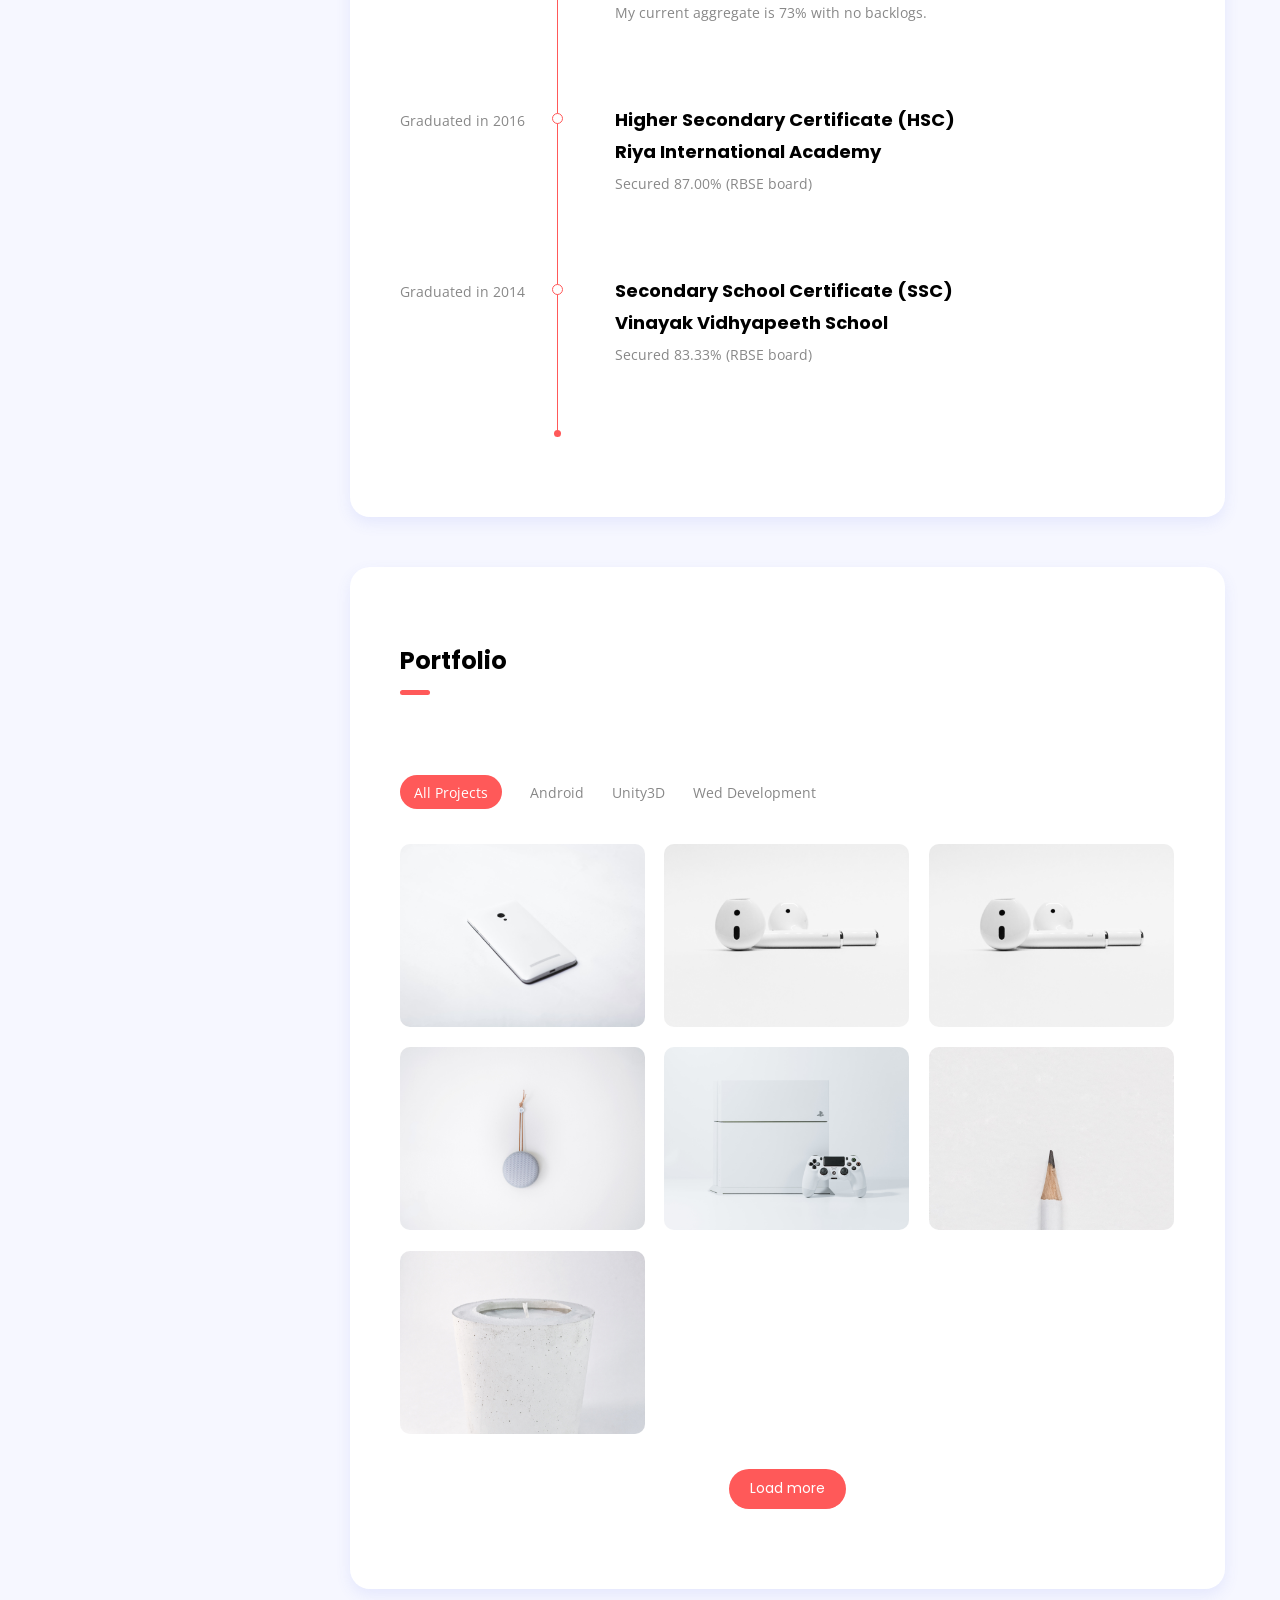
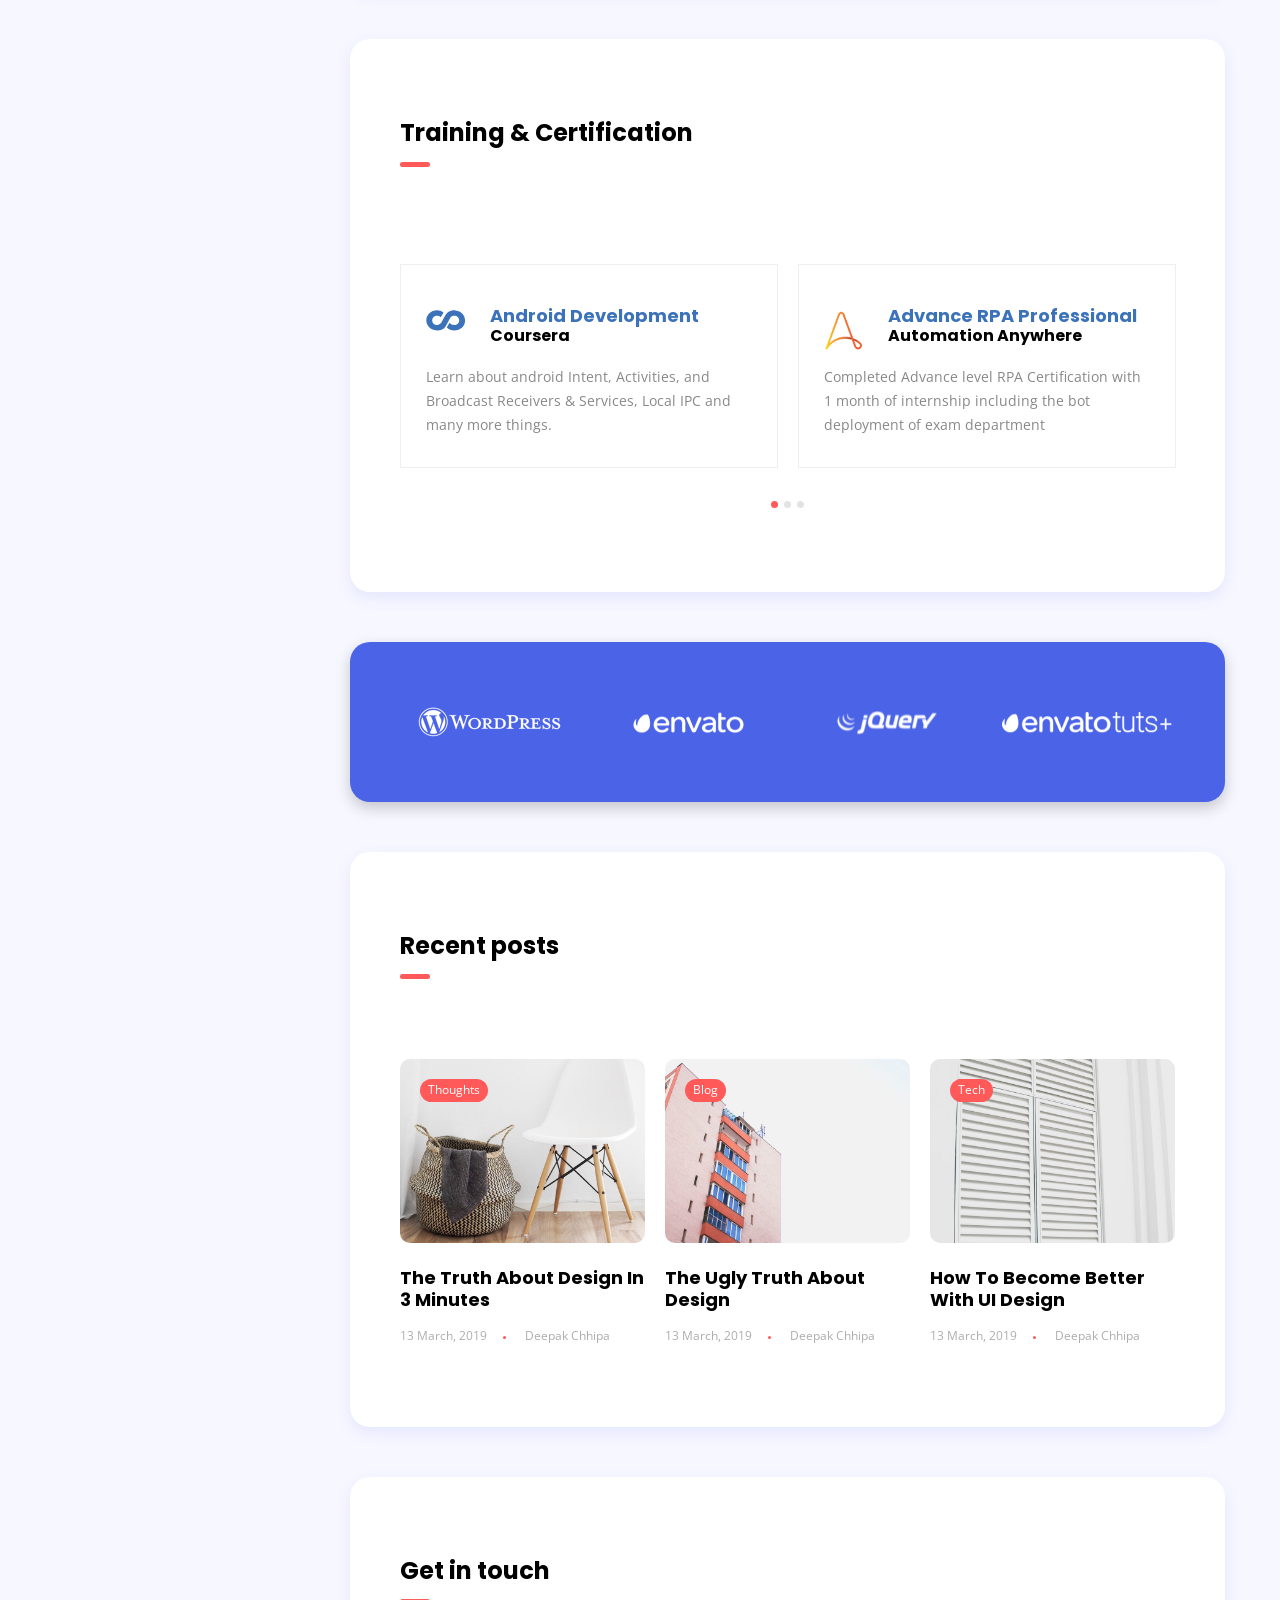
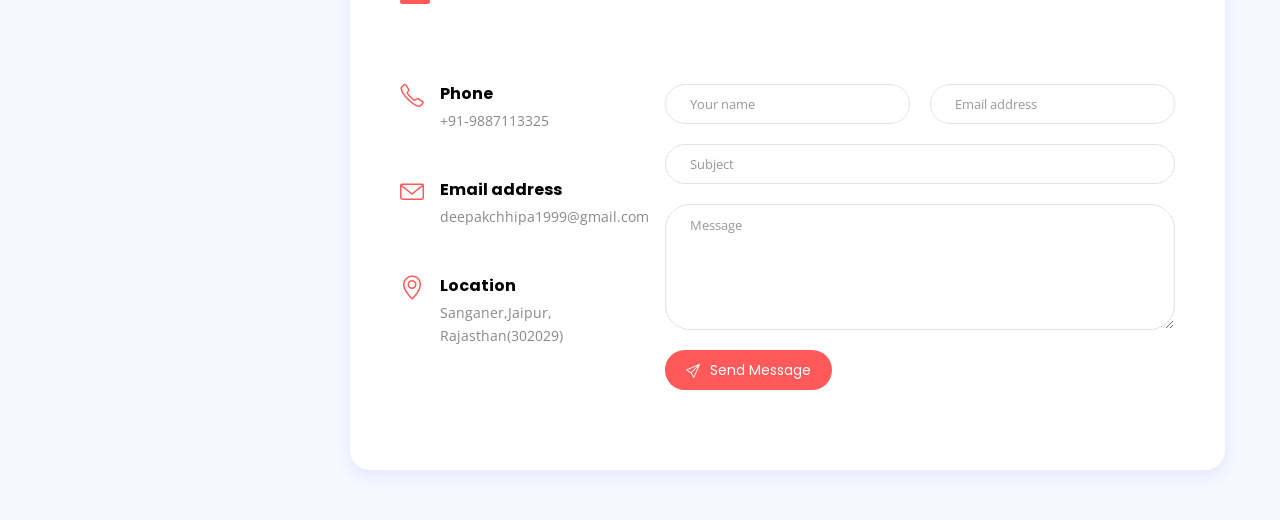
<file: index-2.html>
<!DOCTYPE html>
<html lang="en-US">

<!-- Mirrored from pxltheme.com/html/bako/index.html by HTTrack Website Copier/3.x [XR&CO'2014], Thu, 30 Jul 2020 07:36:24 GMT -->
<head>
	<meta http-equiv="Content-Type" content="text/html; charset=UTF-8">
	<title>Deepak Chhipa - Personal Portfolio</title>
	<meta name="description" content="Bako - Personal Portfolio & Resume HTML Template">
	<meta name="viewport" content="width=device-width, initial-scale=1, maximum-scale=1">
	<link rel="shortcut icon" type="image/x-icon" href="images/favicon.png">

	<!-- STYLESHEETS -->
	<link rel="stylesheet" href="css/bootstrap.min.css" type="text/css" media="all">
	<link rel="stylesheet" href="css/all.min.css" type="text/css" media="all">
	<link rel="stylesheet" href="css/simple-line-icons.css" type="text/css" media="all">
	<link rel="stylesheet" href="css/slick.css" type="text/css" media="all">
	<link rel="stylesheet" href="css/jquery.mCustomScrollbar.min.css" type="text/css" media="all">
	<link rel="stylesheet" href="css/style.css" type="text/css" media="all">

	<!--[if lt IE 9]>
      <script src="https://oss.maxcdn.com/html5shiv/3.7.2/html5shiv.min.js"></script>
      <script src="https://oss.maxcdn.com/respond/1.4.2/respond.min.js"></script>
    <![endif]-->

</head>

<body>

<!-- preloader -->
<div id="preloader">
	<div class="outer">
		<div class="spinner">
			<div class="dot1"></div>
			<div class="dot2"></div>
		</div>
	</div>
</div>

<!-- site wrapper -->
<div class="site-wrapper">

	<!-- mobile header -->
	<div class="mobile-header py-2 px-3 mt-4">
		<button class="menu-icon mr-2">
			<span></span>
			<span></span>
			<span></span>
		</button>
		<a href="index-2.html" class="logo"><img src="images/logo.png" alt="Deepak Chhipa" /></a>
		<a href="index-2.html" class="site-title dot ml-2">Deepak Chhipa</a>
	</div>

	<!-- header -->
	<header class="left float-left shadow-dark" id="header">
		<button type="button" class="close" aria-label="Close">
			<span aria-hidden="true">&times;</span>
		</button>
		<div class="header-inner d-flex align-items-start flex-column">
			<a href="index-2.html"><img src="images/logo.png" alt="Deepak Chhipa" /></a>
			<a href="index-2.html" class="site-title dot mt-3">Deepak Chhipa</a>
			<span class="site-slogan">Android Developer</span>
			
			<!-- navigation menu -->
			<nav>
				<ul class="vertical-menu scrollspy">
					<li><a href="#home" class="active"><i class="icon-home"></i>Home</a></li>
					<li><a href="#about"><i class="icon-user"></i>About</a></li>
					<li><a href="#services"><i class="icon-bulb"></i>Services</a></li>
					<li><a href="#resume"><i class="icon-graduation"></i>Resume</a></li>
					<li><a href="#works"><i class="icon-grid"></i>Works</a></li>
					<li><a href="#blog"><i class="icon-pencil"></i>Blog</a></li>
					<li><a href="#contact"><i class="icon-phone"></i>Contact</a></li>
				</ul>
			</nav>
		
			<!-- footer -->
			<div class="footer mt-auto">

				<!-- social icons -->
				<br>
				<ul class="social-icons list-inline">
					<li class="list-inline-item"><a href="https://www.linkedin.com/in/deepak-chhipa-a46938194" target="_blank" rel="noopener noreference"><i class="fab fa-linkedin"></i></a></li>
					<li class="list-inline-item"><a href="https://github.com/DeepakChhipa1999" target="_blank" rel="noopener noreference"><i class="fab fa-github"></i></a></li>
					<li class="list-inline-item"><a href="https://www.coursera.org/user/4bc53b0736030dad3b6b59e2513e6997"target="_blank" rel="noopener noreference"><i><img width="20px" height="15px" style="vertical-align: middle; color: white;"src="images/coursera-icon.svg"></i></a></li>
					<li class="list-inline-item"><a href="https://www.hackerrank.com/deepakchhipa1999"target="_blank" rel="noopener noreference"><i class="fab fa-hackerrank"></i></a></li>
				</ul>

				<!-- copyright -->
			<!--	<span class="copyright">© 2020 Bako Template</span>-->
			</div>
		</div>
	</header>

	<!-- main content area -->
	<main class="content float-right">

		<!-- section hero -->
		<section class="hero background parallax shadow-dark d-flex align-items-center" id="home" data-image-src="images/hero.jpg">
			<div class="cta mx-auto mt-2">
				<h1 class="mt-0 mb-4">I’m Deepak Chhipa<span class="dot"></span></h1>
				<h2 class="mt-0 mb-4" style="color: white">Android Developer<span class="dot"></span></h2>
				<br>
				<a href="#about" class="btn btn-default btn-lg mr-3"><i class="icon-grid"></i>View Portfolio</a>
				<div class="spacer d-md-none d-lg-none d-sm-none" data-height="10"></div>
				<a href="#contact-form" class="btn btn-border-light btn-lg"><i class="icon-envelope"></i>Hire me</a>
			</div>
			<div class="overlay"></div>
		</section>

		<!-- section about -->
		<section id="about" class="shadow-blue white-bg padding">
			<h3 class="section-title">About Me</h3>
			<div class="spacer" data-height="80"></div>

			<div class="row">
				<div class="col-md-3">
					<img src="images/about.png" alt="about" />
				</div>
				<div class="col-md-9">
					<h2 class="mt-4 mt-md-0 mb-4">Hello,</h2>
					<p class="mb-0">I’m Deepak a student of Bachelor of Technology in Computer science major from Jaipur Engineering College and Research Center. I am Android Developer and have a rich experience in application development. I am passionate and curious about learning new technologies and programming. I love exploring be it technology, places or culture.</p>
					<br>
				<p class="mb-0" style="color: black;">My area of expertise -
					</p>
				<ul>
					<li>Android Development</li>
					<li>Java</li>
					<li>Git & version controlling</li>
					<li>Firebase</li>
					<li>Unity 3D</li>
				</ul>
					<!-- <div class="row my-4">
						<div class="col-md-6">
							<p class="mb-2">Name: <span class="text-dark">Deepak Chhipa</span></p>
							<p class="mb-0">Birthday: <span class="text-dark">11 November, 1999</span></p>
						</div>
						<div class="col-md-6 mt-2 mt-md-0 mt-sm-2">
							<p class="mb-2">Location: <span class="text-dark">Rajasthan, India</span></p>
							<p class="mb-0">Email: <span class="text-dark">deepakchhipa1999@gmail.com</span></p>
						</div>
					</div> -->
					<a href="https://drive.google.com/file/d/1eHedkmBBspQSOJQEhi6WVoF0zXK_oY8C/view?usp=drivesdk" class="btn btn-default mr-3" download="Deepak Resume" target="_blank" rel="noopener noreference"><i class="icon-cloud-download"></i>Download CV</a>
					<a href="#contact-form" class="btn btn-alt mt-2 mt-md-0 mt-xs-2"><i class="icon-envelope"></i>Hire me</a>
				</div>
			</div>
		</section>

		<!-- section skills -->
		<section id="skills" class="shadow-blue white-bg padding">
			<h3 class="section-title">My skills</h3>
			<div class="spacer" data-height="30"></div>
			
			<div class="row mt-5">

				<div class="col-md-6">
					<!-- skill item -->
					<div class="skill-item">
						<div class="skill-info clearfix">
							<h4 class="float-left mb-3 mt-0">Android</h4>
							<!-- <span class="float-right">85%</span> -->
						</div>
						<div class="progress">
							<div class="progress-bar" role="progressbar" aria-valuemin="0" aria-valuemax="100" aria-valuenow="85">
							</div>
						</div>
						<div class="spacer" data-height="30"></div>
					</div>
				</div>
				<div class="col-md-6">
					<!-- skill item -->
					<div class="skill-item">
						<div class="skill-info clearfix">
							<h4 class="float-left mb-3 mt-0">Java</h4>
							<!-- <span class="float-right">85%</span> -->
						</div>
						<div class="progress">
							<div class="progress-bar" role="progressbar" aria-valuemin="0" aria-valuemax="100" aria-valuenow="80">
							</div>
						</div>
						<div class="spacer" data-height="30"></div>
					</div>
				</div>
				<div class="col-md-6">
					<!-- skill item -->
					<div class="skill-item">
						<div class="skill-info clearfix">
							<h4 class="float-left mb-3 mt-0">Python</h4>
							<!-- <span class="float-right">85%</span> -->
						</div>
						<div class="progress">
							<div class="progress-bar" role="progressbar" aria-valuemin="0" aria-valuemax="100" aria-valuenow="70">
							</div>
						</div>
						<div class="spacer" data-height="30"></div>
					</div>
				</div>
				<div class="col-md-6">
					<!-- skill item -->
					<div class="skill-item">
						<div class="skill-info clearfix">
							<h4 class="float-left mb-3 mt-0">Git & Version Controle</h4>
							<!-- <span class="float-right">85%</span> -->
						</div>
						<div class="progress">
							<div class="progress-bar" role="progressbar" aria-valuemin="0" aria-valuemax="100" aria-valuenow="75">
							</div>
						</div>
						<div class="spacer" data-height="30"></div>
					</div>
				</div>
				<div class="col-md-6">
					<!-- skill item -->
					<div class="skill-item">
						<div class="skill-info clearfix">
							<h4 class="float-left mb-3 mt-0">Firebase</h4>
							<!-- <span class="float-right">85%</span> -->
						</div>
						<div class="progress">
							<div class="progress-bar" role="progressbar" aria-valuemin="0" aria-valuemax="100" aria-valuenow="80">
							</div>
						</div>
						<div class="spacer" data-height="30"></div>
					</div>
				</div>
				<div class="col-md-6">
					<!-- skill item -->
					<div class="skill-item">
						<div class="skill-info clearfix">
							<h4 class="float-left mb-3 mt-0">Thrid Party Integration</h4>
							<!-- <span class="float-right">85%</span> -->
						</div>
						<div class="progress">
							<div class="progress-bar" role="progressbar" aria-valuemin="0" aria-valuemax="100" aria-valuenow="85">
							</div>
						</div>
						<div class="spacer" data-height="30"></div>
					</div>
				</div>
				<div class="col-md-6">
					<!-- skill item -->
					<div class="skill-item">
						<div class="skill-info clearfix">
							<h4 class="float-left mb-3 mt-0">Unity 3D</h4>
							<!-- <span class="float-right">85%</span> -->
						</div>
						<div class="progress">
							<div class="progress-bar" role="progressbar" aria-valuemin="0" aria-valuemax="100" aria-valuenow="70">
							</div>
						</div>
						<div class="spacer" data-height="30"></div>
					</div>
				</div>
				<div class="col-md-6">
					<!-- skill item -->
					<div class="skill-item">
						<div class="skill-info clearfix">
							<h4 class="float-left mb-3 mt-0">AWS Lambda & Rekognition</h4>
							<!-- <span class="float-right">85%</span> -->
						</div>
						<div class="progress">
							<div class="progress-bar" role="progressbar" aria-valuemin="0" aria-valuemax="100" aria-valuenow="70">
							</div>
						</div>
						<div class="spacer" data-height="30"></div>
					</div>
				</div>
				<div class="col-md-6">
					<!-- skill item -->
					<div class="skill-item">
						<div class="skill-info clearfix">
							<h4 class="float-left mb-3 mt-0">Automation Anywhere(RPA)</h4>
							<!-- <span class="float-right">85%</span> -->
						</div>
						<div class="progress">
							<div class="progress-bar" role="progressbar" aria-valuemin="0" aria-valuemax="100" aria-valuenow="85">
							</div>
						</div>
						<div class="spacer" data-height="30"></div>
					</div>
				</div>
				<div class="col-md-6">
					<!-- skill item -->
					<div class="skill-item">
						<div class="skill-info clearfix">
							<h4 class="float-left mb-3 mt-0">Product Development</h4>
							<!-- <span class="float-right">85%</span> -->
						</div>
						<div class="progress">
							<div class="progress-bar" role="progressbar" aria-valuemin="0" aria-valuemax="100" aria-valuenow="70">
							</div>
						</div>
						<div class="spacer" data-height="30"></div>
					</div>
				</div>
				<div class="col-md-6">
					<!-- skill item -->
					<div class="skill-item">
						<div class="skill-info clearfix">
							<h4 class="float-left mb-3 mt-0">Alexa Skill & Google Action</h4>
							<!-- <span class="float-right">85%</span> -->
						</div>
						<div class="progress">
							<div class="progress-bar" role="progressbar" aria-valuemin="0" aria-valuemax="100" aria-valuenow="60">
							</div>
						</div>
						<div class="spacer" data-height="30"></div>
					</div>
				</div>
				<div class="col-md-6">
					<!-- skill item -->
					<div class="skill-item">
						<div class="skill-info clearfix">
							<h4 class="float-left mb-3 mt-0">C/C++</h4>
							<!-- <span class="float-right">85%</span> -->
						</div>
						<div class="progress">
							<div class="progress-bar" role="progressbar" aria-valuemin="0" aria-valuemax="100" aria-valuenow="75">
							</div>
						</div>
						<div class="spacer" data-height="30"></div>
					</div>
				</div>
				<div class="col-md-6">
					<!-- skill item -->
					<div class="skill-item">
						<div class="skill-info clearfix">
							<h4 class="float-left mb-3 mt-0">Html CSS</h4>
							<!-- <span class="float-right">85%</span> -->
						</div>
						<div class="progress">
							<div class="progress-bar" role="progressbar" aria-valuemin="0" aria-valuemax="100" aria-valuenow="65">
							</div>
						</div>
						<div class="spacer" data-height="30"></div>
					</div>
				</div>
				<div class="col-md-6">
					<!-- skill item -->
					<div class="skill-item">
						<div class="skill-info clearfix">
							<h4 class="float-left mb-3 mt-0">Cloud Computing</h4>
							<!-- <span class="float-right">85%</span> -->
						</div>
						<div class="progress">
							<div class="progress-bar" role="progressbar" aria-valuemin="0" aria-valuemax="100" aria-valuenow="65">
							</div>
						</div>
						<div class="spacer" data-height="30"></div>
					</div>
				</div>

			</div>
		</section>

		<!-- section facts -->
		<section id="facts" class="shadow-dark color-white background parallax padding-50" data-image-src="images/background-1.jpg">

			<div class="row relative z-1">
				<div class="col-md-3 col-sm-6">
					<!-- fact item -->
					<div class="fact-item text-center">
						<i class="icon-trophy icon-circle"></i>
						<h2 class="count">4</h2>
						<span>Award Winner</span>
					</div>
				</div>
				<div class="col-md-3 col-sm-6">
					<!-- fact item -->
					<div class="fact-item text-center">
						<i class="icon-like icon-circle"></i>
						<h2 class="count">15</h2>
						<span>Project Completed</span>
					</div>
				</div>
				<div class="col-md-3 col-sm-6">
					<!-- fact item -->
					<div class="fact-item text-center">
						<i class="icon-cup icon-circle"></i>
						<h2 class="count">415</h2>
						<span>Cup of coffee</span>
					</div>
				</div>
				<div class="col-md-3 col-sm-6">
					<!-- fact item -->
					<div class="fact-item text-center">
						<i class="fa fa-code icon-circle"></i>
				
						<h2 class="count">1234</h2>
						<span>Hour of Coding</span>
					</div>
				</div>
			
			</div>
			
			<div class="overlay"></div>

		</section>

		<!-- section services -->
		<section id="services" class="shadow-blue white-bg padding">
			<h3 class="section-title">What I do </h3>
			<div class="spacer" data-height="80"></div>

			<div class="row">

				<div class="col-md-4 col-sm-6">
					<!-- service item -->
					<div class="service-item text-center">
						<i class="icon-globe icon-simple"></i>
						<h4 class="my-3">Development</h4>
						<p class="mb-0">Develop Android Application for last 2 year with more than 5 major application. </p>
					</div>
					<div class="spacer" data-height="20"></div>
				</div>

				<div class="col-md-4 col-sm-6">
					<!-- service item -->
					<div class="service-item text-center">
						<i class="icon-bulb icon-simple"></i>
						<h4 class="my-3">Product Management</h4>
						<p class="mb-0">Work on a Startup project related to the Wedding as Founder and CEO positon</p>
					</div>
					<div class="spacer" data-height="20"></div>
				</div>

				<div class="col-md-4 col-sm-6">
					<!-- service item -->
					<div class="service-item text-center">
						<i class="fa fa-gamepad icon-simple" style = "color: #FF5959 ; font-size:24px;"></i>
						<h4 class="my-3">Game Development</h4>
						<p class="mb-0">I have worked on Unity3D and have its specialization certificate from Coursera.</p>
					</div>
					<div class="spacer" data-height="20"></div>
				</div>

				<div class="col-md-4 col-sm-6">
					<!-- service item -->
					<div class="service-item text-center">
						<i class="icon-rocket icon-simple"></i>
						<h4 class="my-3">RPA</h4>
						<p class="mb-0">Certified RPA Professional Developer, Create exam  seating plan bot for collage </p>
					</div>
					<div class="spacer d-md-none d-lg-none" data-height="20"></div>
				</div>

				<div class="col-md-4 col-sm-6">
					<!-- service item -->
					<div class="service-item text-center">
						<i class="fab fa-aws"style = "color: #FF5959 ; font-size:24px;"></i>
					
					<h4 class="my-3">AWS</h4>
						<p class="mb-0">Provide service on AWS Recoknition, lambda ,s3 storage, server deployment</p>
					</div>
					<div class="spacer d-md-none d-lg-none" data-height="20"></div>
				</div>

				<div class="col-md-4 col-sm-6">
					<!-- service item -->
					<div class="service-item text-center">
						<i class="icon-cloud-download icon-simple"></i>
						<h4 class="my-3">Cloud Computing</h4>
						<p class="mb-0"> maintain servers for database storage, model training and deployment</p>
					</div>
				</div>

			</div>
		</section>

		<!-- section experience -->
		<section id="resume" class="shadow-blue white-bg padding">
			<h3 class="section-title">Experience</h3>
			<div class="spacer" data-height="80"></div>

			<!-- timeline -->
			<div class="timeline">
				<div class="entry">
					<div class="title">
						<span>2019 - Present</span>
					</div>
					<div class="body">
						<h4 class="mt-0"> Android Developer</h4>
						<h4 class="mt-0"><a href="https://wedvyah.com/" target="_blank" style="color: #FF5959;">WedVyah</a></h4>
						<ul>
							<li>Responsible for designing the user interface and all designs pertaining to sight words apps.</li>
							<li>Integrated Google Sign in, Firebase, Maps V2, and other open source APIs within applications </li>
						</ul>
					</div>
				</div>
				<div class="entry">
					<div class="title">
						<span>jun 2020 - july 2020</span>
					</div>
					<div class="body">
						<h4 class="mt-0">RPA Intern</h4>
						<h4 class="mt-0"><a href="https://www.jecrcfoundation.com/" target="_blank" style="color: #FF5959;">JECRC Foundation</a></h4>
						<ul>
							<li>Responsible for designing the Automated bot for the examination team</li>
							<li>Use Automation Anywhere for creating and deploying bot </li>
						</ul>
					</div>
				</div>
				<div class="entry">
					<div class="title">
						<span>Apr 2019 - June 2019</span>
					</div>
					<div class="body">
						<h4>Android Developer Intern</h4>
						<h4><a href="https://www.linkedin.com/company/keendroid" target="_blank" style="color: #FF5959;">Keendroid</a></h4>
						<ul>
							<li>Designing the user interface and all designs pertaining to sight words apps. </li>
							<li>Tested the application on multiple android targets and debugged the issues that were  </li>
						</ul>
					</div>
				</div>
				<span class="timeline-line"></span>
			</div>
		</section>
		<section id="resume" class="shadow-blue white-bg padding">
			<h3 class="section-title">Eduction</h3>
			<div class="spacer" data-height="80"></div>

			<!-- timeline -->
			<div class="timeline">
				<div class="entry">
					<div class="title">
						<span>2017 - Present</span>
					</div>
					<div class="body">
						<h4 class="mt-0">Bachelor of Technology (CSE)</h4>
						<h4 class="mt-0">Jaipur Engineering College and Research Centre</h4>
						<p>My current aggregate is 73% with no backlogs.</p>
					</div>
				</div>
				<div class="entry">
					<div class="title">
						<span>Graduated in 2016</span>
					</div>
					<div class="body">
						<h4 class="mt-0">Higher Secondary Certificate (HSC)</h4>
						<h4 class="mt-0">Riya International Academy</h4>
						<p>Secured 87.00% (RBSE board)</p>
					</div>
				</div>
				<div class="entry">
					<div class="title">
						<span>Graduated in 2014</span>
					</div>
					<div class="body">
						<h4 class="mt-0">Secondary School Certificate (SSC)</h4>
						<h4 class="mt-0">Vinayak Vidhyapeeth School</h4>
						<p>Secured 83.33% (RBSE board)</p>
					</div>
				</div>
				<span class="timeline-line"></span>
			</div>
		</section>


		<!-- section works -->
		<section id="works" class="shadow-blue white-bg padding">
			<h3 class="section-title">Portfolio</h3>
			<div class="spacer" data-height="80"></div>

			<!-- portfolio filter (desktop) -->
			<ul class="portfolio-filter list-inline">
				<li class="current list-inline-item" data-filter="*">All Projects</li>
				<li class="list-inline-item" data-filter=".branding">Android</li>
				<li class="list-inline-item" data-filter=".creative">Unity3D</li>
				<li class="list-inline-item" data-filter=".design">Wed Development</li>
			</ul>

			<!-- portfolio filter (mobile) -->
			<div class="pf-filter-wrapper mb-4">
				<select class="portfolio-filter-mobile">
					<option value="*">Everything</option>
					<option value=".creative">Creative</option>
					<option value=".video">Video</option>
					<option value=".design">Design</option>
					<option value=".branding">Branding</option>
				</select>
			</div>

			<!-- portolio wrapper -->
			<div class="row portfolio-wrapper">
				
				<!-- portfolio item -->
				<div class="col-md-4 col-sm-6 grid-item video">
					<a href="work-single.html">
						<div class="portfolio-item">
							<div class="details">
								<h4 class="title">Creative Art</h4>
								<span class="term">Art, Creative</span>
							</div>
							<span class="plus-icon">+</span>
							<div class="thumb">
								<img src="images/portfolio/1.jpg" alt="Portfolio-title" />
								<div class="mask"></div>
							</div>
						</div>
					</a>
				</div>

				<!-- portfolio item -->
				<div class="col-md-4 col-sm-6 grid-item creative design">
					<a href="work-single.html">
						<div class="portfolio-item">
							<div class="details">
								<h4 class="title">Apple USB</h4>
								<span class="term">Creative, Design</span>
							</div>
							<span class="plus-icon">+</span>
							<div class="thumb">
								<img src="images/portfolio/2.jpg" alt="Portfolio-title" />
								<div class="mask"></div>
							</div>
						</div>
					</a>
				</div>
					<!-- portfolio item -->
					<div class="col-md-4 col-sm-6 grid-item creative design">
						<a href="work-single.html">
							<div class="portfolio-item">
								<div class="details">
									<h4 class="title">Apple USB</h4>
									<span class="term">Creative, Design</span>
								</div>
								<span class="plus-icon">+</span>
								<div class="thumb">
									<img src="images/portfolio/2.jpg" alt="Portfolio-title" />
									<div class="mask"></div>
								</div>
							</div>
						</a>
					</div>

				<!-- portfolio item -->
				<div class="col-md-4 col-sm-6 grid-item branding">
					<a href="work-single.html">
						<div class="portfolio-item">
							<div class="details">
								<h4 class="title">Work Space</h4>
								<span class="term">Branding</span>
							</div>
							<span class="plus-icon">+</span>
							<div class="thumb">
								<img src="images/portfolio/3.jpg" alt="Portfolio-title" />
								<div class="mask"></div>
							</div>
						</div>
					</a>
				</div>

				<!-- portfolio item -->
				<div class="col-md-4 col-sm-6 grid-item creative">
					<a href="work-single.html">
						<div class="portfolio-item">
							<div class="details">
								<h4 class="title">Creative Bulb</h4>
								<span class="term">Creative</span>
							</div>
							<span class="plus-icon">+</span>
							<div class="thumb">
								<img src="images/portfolio/4.jpg" alt="Portfolio-title" />
								<div class="mask"></div>
							</div>
						</div>
					</a>
				</div>

				<!-- portfolio item -->
				<div class="col-md-4 col-sm-6 grid-item video branding">
					<a href="work-single.html">
						<div class="portfolio-item">
							<div class="details">
								<h4 class="title">iPhone 8</h4>
								<span class="term">Art, Branding</span>
							</div>
							<span class="plus-icon">+</span>
							<div class="thumb">
								<img src="images/portfolio/5.jpg" alt="Portfolio-title" />
								<div class="mask"></div>
							</div>
						</div>
					</a>
				</div>

				<!-- portfolio item -->
				<div class="col-md-4 col-sm-6 grid-item creative design">
					<a href="work-single.html">
						<div class="portfolio-item">
							<div class="details">
								<h4 class="title">Minimal Art</h4>
								<span class="term">Design, Creative</span>
							</div>
							<span class="plus-icon">+</span>
							<div class="thumb">
								<img src="images/portfolio/6.jpg" alt="Portfolio-title" />
								<div class="mask"></div>
							</div>
						</div>
					</a>
				</div>

			</div>
			
			<!-- more button -->
			<div class="load-more text-center mt-4">
				<a href="javascript:" class="btn btn-default"><i class="fas fa-circle-notch"></i> Load more</a>
				<!-- numbered pagination (hidden for infinite scroll) -->
				<ul class="portfolio-pagination list-inline d-none">
					<li class="list-inline-item">1</li>
					<li class="list-inline-item"><a href="works-2.html">2</a></li>
				</ul>
			</div>
		</section>

		<!-- section pricing table -->
		<!-- <section id="price" class="shadow-blue white-bg padding">
			<h3 class="section-title">Pricing table</h3>
			<div class="spacer" data-height="97"></div>

			<div class="row">
				
				<div class="col-md-4 pr-md-0 mt-3">-->
					<!-- price item -->
					<!-- <div class="price-item text-center">
						<i class="price-icon icon-energy"></i>
						<span class="plan">Basic</span>
						<h3 class="price"><em>$</em>14<span>/mo</span></h3>
						<div class="price-content">
							<ul>
								<li>Frontend Builder</li>
								<li>Regular Support</li>
								<li>1 Years of Updates</li>
							</ul>
						</div>
						<a href="#" class="btn btn-default">Get Started</a>
					</div>
				</div> -->

				<!-- <div class="col-md-4 px-md-0 my-5 my-md-0"> -->
					<!-- price item -->
					<!-- <div class="price-item text-center recommended">
						<i class="price-icon icon-fire"></i>
						<span class="plan">Professional</span>
						<h3 class="price"><em>$</em>41<span>/mo</span></h3>
						<div class="price-content">
							<ul>
								<li>Frontend Builder</li>
								<li>Regular Support</li>
								<li>2 Years of Updates</li>
								<li>White Labeling</li>
							</ul>
						</div>
						<a href="#" class="btn btn-default">Get Started</a>
					</div>
				</div>

				<div class="col-md-4 pl-md-0 mt-0 mt-md-3"> -->
					<!-- price item -->
					<!-- <div class="price-item text-center">
						<i class="price-icon icon-rocket"></i>
						<span class="plan">Premium</span>
						<h3 class="price"><em>$</em>99<span>/mo</span></h3>
						<div class="price-content">
							<ul>
								<li>Frontend Builder</li>
								<li>Regular Support</li>
								<li>3 Years of Updates</li>
							</ul>
						</div>
						<a href="#" class="btn btn-default">Get Started</a>
					</div>
				</div>

			</div>
		</section> --> 

		<!-- section testimonials -->
		<section id="testimonials" class="shadow-blue white-bg padding">
			<h3 class="section-title">Training & Certification</h3>
			<div class="spacer" data-height="97"></div>

			<div class="row testimonials-wrapper">
				
				<div class="col-md-6">
			    <div class="testimonial-item">
	
						<div class="testimonial-details">
							<div class="thumb">
								<img src="images/coursera-icon-certificate.svg" alt="coursera-icon" />
							</div>
							<div class="info">
					             <h4 class="mt-0"><a href="https://www.coursera.org/account/accomplishments/records/UWP8KK8DLPZA" target="_blank" style="color:#3B72B9;">Android Development</a></h4>
								<h6 class="mt-0">Coursera</h6>
							</div>
						</div>
					    <p style="margin-top: 10px;">Learn about android Intent, Activities, and Broadcast Receivers & Services, Local IPC and many more things.</p>
					</div>
				</div>

				<div class="col-md-6">
					<div class="testimonial-item">
		
							<div class="testimonial-details">
								<div class="thumb">
									<img width="60px" height="60px" src="images/download.png" alt="Automation-Anywhere-icon" />
								</div>
								<div class="info">
									 <h4 class="mt-0"><a href="https://certificates.automationanywhere.com/7c1d28f1-9fb0-4db1-94a4-3f1b06bbe0b8#gs.bsa6yc" target="_blank" style="color:#3B72B9;">Advance RPA Professional</a></h4>
									<h6 class="mt-0">Automation Anywhere</h6>
								</div>
							</div>
							<p style="margin-top: 10px;">Completed Advance level RPA Certification with 1 month of internship including the bot deployment of exam department</p>
						</div>
					</div>

					<div class="col-md-6">
						<div class="testimonial-item">
			
								<div class="testimonial-details">
									<div class="thumb">
										<img src="images/icons8-google.svg" alt="google-icon" />
									</div>
									<div class="info">
										 <h4 class="mt-0"><a href="https://drive.google.com/file/d/1fAsOjIQHgFd-Lsvoz7TMfMW_IxpHGQJ4/view?usp=drivesdk" target="_blank" style="color:#3B72B9;">30 Days of Kotlin </a></h4>
										<h6 class="mt-0">Google</h6>
									</div>
								</div>
								<p style="margin-top: 10px;">This program is conducted by google for kotlin enhancment. Learn many thing about the kotlin during this time period.</p>
							</div>
						</div>
						<div class="col-md-6">
							<div class="testimonial-item">
				
									<div class="testimonial-details">
										<div class="thumb">
											<img src="images/coursera-icon-certificate.svg" alt="coursera-icon" />
										</div>
										<div class="info">
											 <h4 class="mt-0"><a href="https://www.coursera.org/account/accomplishments/records/Y5JAKESNJZTH" target="_blank" style="color:#3B72B9;">Unity Game Development</a></h4>
											<h6 class="mt-0">Coursera</h6>
										</div>
									</div>
									<p style="margin-top: 10px;">Game Development course includes designing the assest, creating the flow and anmimation and creating behaviour of the charcters.</p>
								</div>
							</div>
							<div class="col-md-6">
								<div class="testimonial-item">
					
										<div class="testimonial-details">
											<div class="thumb">
												<img src="images/coursera-icon-certificate.svg" alt="customer-name" />
											</div>
											<div class="info">
												 <h4 class="mt-0"><a href="https://www.coursera.org/account/accomplishments/records/TXT47LAY6CXX" target="_blank" style="color:#3B72B9;">Cloud Computing</a></h4>
												<h6 class="mt-0">Coursera</h6>
											</div>
										</div>
										<p style="margin-top: 10px;">Cloud course include google bigquery, dataflows, bigdata, leveraging unstructured data and many other things.</p>
									</div>
								</div>
								<div class="col-md-6">
									<div class="testimonial-item">
						
											<div class="testimonial-details">
												<div class="thumb">
													<img src="images/coursera-icon-certificate.svg" alt="customer-name" />
												</div>
												<div class="info">
													 <h4 class="mt-0"><a href="https://www.coursera.org/account/accomplishments/records/UJJHZ2BYSRBH" target="_blank" style="color:#3B72B9;">Html & CSS</a></h4>
													<h6 class="mt-0">Coursera</h6>
												</div>
											</div>
											<p style="margin-top: 10px;">Starting phase course for Website Development including creating static design etc.</p>
										</div>
									</div>

			</div>
		</section>

		<!-- section clients -->
		<section id="clients" class="shadow-dark background-blue color-white padding-50">

			<!-- hidden heading for validation -->
			<h2 class="d-none">Clients</h2>

			<!-- clients wrapper -->
			<div class="clients-wrapper row">
				
				<div class="col-md-3">
					<!-- client item -->
					<div class="client-item">
						<div class="inner">
							<img src="images/clients/1.png" alt="client-name" />
						</div>
					</div>
				</div>

				<div class="col-md-3">
					<!-- client item -->
					<div class="client-item">
						<div class="inner">
							<img src="images/clients/2.png" alt="client-name" />
						</div>
					</div>
				</div>

				<div class="col-md-3">
					<!-- client item -->
					<div class="client-item">
						<div class="inner">
							<img src="images/clients/3.png" alt="client-name" />
						</div>
					</div>
				</div>
				
				<div class="col-md-3">
					<!-- client item -->
					<div class="client-item">
						<div class="inner">
							<img src="images/clients/4.png" alt="client-name" />
						</div>
					</div>
				</div>

				<div class="col-md-3">
					<!-- client item -->
					<div class="client-item">
						<div class="inner">
							<img src="images/clients/2.png" alt="client-name" />
						</div>
					</div>
				</div>

			</div>

		</section>

		<!-- section blog -->
		<section id="blog" class="shadow-blue white-bg padding">
			<h3 class="section-title">Recent posts</h3>
			<div class="spacer" data-height="80"></div>

			<div class="row">
				
				<div class="col-md-4">
					<!-- blog item -->
					<div class="blog-item">
						<div class="thumb">
							<a href="#">
								<span class="category">Thoughts</span>
							</a>
							<a href="#">
								<img src="images/blog/1.jpg" alt="blog-title" />
							</a>
						</div>
						<h4 class="mt-4 mb-0"><a href="#">The Truth About Design In 3 Minutes</a></h4>
						<ul class="list-inline meta mb-0 mt-3">
							<li class="list-inline-item">13 March, 2019</li>
							<li class="list-inline-item">Deepak Chhipa</li>
						</ul>
					</div>
				</div>

				<div class="col-md-4">
					<!-- blog item -->
					<div class="blog-item">
						<div class="thumb">
							<a href="#">
								<span class="category">Blog</span>
							</a>
							<a href="#">
								<img src="images/blog/2.jpg" alt="blog-title" />
							</a>
						</div>
						<h4 class="mt-4 mb-0"><a href="#">The Ugly Truth About Design</a></h4>
						<ul class="list-inline meta mb-0 mt-3">
							<li class="list-inline-item">13 March, 2019</li>
							<li class="list-inline-item">Deepak Chhipa</li>
						</ul>
					</div>
				</div>

				<div class="col-md-4">
					<!-- blog item -->
					<div class="blog-item">
						<div class="thumb">
							<a href="#">
								<span class="category">Tech</span>
							</a>
							<a href="#">
								<img src="images/blog/3.jpg" alt="blog-title" />
							</a>
						</div>
						<h4 class="mt-4 mb-0"><a href="#">How To Become Better With UI Design</a></h4>
						<ul class="list-inline meta mb-0 mt-3">
							<li class="list-inline-item">13 March, 2019</li>
							<li class="list-inline-item">Deepak Chhipa</li>
						</ul>
					</div>
				</div>

			</div>

		</section>

		<!-- section contact -->
		<section id="contact" class="shadow-blue white-bg padding">
			<h3 class="section-title">Get in touch</h3>
			<div class="spacer" data-height="80"></div>

			<div class="row">
				
				<div class="col-md-4 mb-4 mb-md-0">
					<!-- contact info -->
					<div class="contact-info mb-5">
						<i class="icon-phone"></i>
						<div class="details">
							<h5>Phone</h5>
							<span>+91-9887113325</span>
						</div>
					</div>
					<div class="contact-info mb-5">
						<i class="icon-envelope"></i>
						<div class="details">
							<h5>Email address</h5>
							<span>deepakchhipa1999@gmail.com</span>
						</div>
					</div>
					<div class="contact-info">
						<i class="icon-location-pin"></i>
						<div class="details">
							<h5>Location</h5>
							<span>Sanganer,Jaipur, Rajasthan(302029)</span>
						</div>
					</div>
				</div>

				<div class="col-md-8">
					<!-- Contact Form -->
					<form id="form" target="_self" onsubmit="return postToGoogle();" action="" autocomplete="off">

						<div class="messages"></div>

						<div class="row">
							<div class="column col-md-6">
								<!-- Name input -->
								<div class="form-group">
									<input type="text" class="form-control" name="entry.2005620554" id="nameField" placeholder="Your name" required="required" data-error="Name is required.">
									<div class="help-block with-errors"></div>
								</div>
							</div>

							<div class="column col-md-6">
								<!-- Email input -->
								<div class="form-group">
									<input type="email" class="form-control" id="emailField" name="entry.1045781291" placeholder="Email address" required="required" data-error="Email is required.">
									<div class="help-block with-errors"></div>
								</div>
							</div>

							<div class="column col-md-12">
								<!-- Email input -->
								<div class="form-group">
									<input type="text" class="form-control" id="Subject" name="entry.1166974658" placeholder="Subject" required="required" data-error="Subject is required.">
									<div class="help-block with-errors"></div>
								</div>
							</div>

							<div class="column col-md-12">
								<!-- Message textarea -->
								<div class="form-group">
									<textarea name="entry.839337160" id="Message" class="form-control" rows="5" placeholder="Message" required="required" data-error="Message is required."></textarea>
									<div class="help-block with-errors"></div>
								</div>
							</div>
						</div>

						<button type="submit" name="submit" id="submit" value="Submit" class="btn btn-default"><i class="icon-paper-plane"></i>Send Message</button><!-- Send Button -->

					</form>
					<h3 id="success-msg" style="text-align: center !important; margin-top:190px !important; display:none; color:#2c98f0">Thanks for contacting me.<br><p>I will get back to you soon!</p></h3>
						<script>
							function postToGoogle() {
                			var field1 = $("#nameField").val();
                			var field2 = $("#emailField").val();
                			var field3 = $("#Subject").val();
                			var field4 = $("#Message").val();

							if(field1 == ""){
								alert('Please Fill Your Name');
								document.getElementById("nameField").focus();
							return false;
							}
							if(field2 == ""){
								alert('Please Fill Your Email');
								document.getElementById("emailField").focus();
								return false;
							}
							if(field2 == ""){
								alert('Please Fill Subject');
								document.getElementById("Subject").focus();
								return false;
							}

                			$.ajax({
                    		url: "https://docs.google.com/forms/d/e/1FAIpQLSe8x0FpL0-4AvVF1_TnaITusJHiRZNqs9Vx2YaJexfCpVQeKw/formResponse?",
							data: {"entry.2005620554": field1, "entry.1045781291": field2, "entry.1166974658": field3, "entry.839337160": field4},
                    		type: "POST",
                    		dataType: "xml",
                    		success: function(d)
							{
							},
							error: function(x, y, z)
							{

							$('#success-msg').show();
							$('#form').hide();

							}
               				 });
							return false;
            				}
					</script>		<!-- Contact Form end -->

				</div>

			</div>

		</section>
		
	</main>

</div>

<!-- Go to top button -->
<a href="javascript:" id="return-to-top"><i class="fa fa-chevron-up"></i></a>

<!-- SCRIPTS -->
<script src="js/jquery-1.12.3.min.js"></script>
<script src="js/jquery.easing.min.js"></script>
<script src="js/popper.min.js"></script>
<script src="js/bootstrap.min.js"></script>
<script src="js/jquery.waypoints.min.js"></script>
<script src="js/jquery.counterup.min.js"></script>
<script src="js/jquery.mCustomScrollbar.concat.min.js"></script>
<script src="js/isotope.pkgd.min.js"></script>
<script src="js/infinite-scroll.min.js"></script>
<script src="js/imagesloaded.pkgd.min.js"></script>
<script src="js/slick.min.js"></script>
<script src="js/contact.js"></script>
<script src="js/validator.js"></script>
<script src="js/custom.js"></script>

</body>

<!-- Mirrored from pxltheme.com/html/bako/index.html by HTTrack Website Copier/3.x [XR&CO'2014], Thu, 30 Jul 2020 07:36:24 GMT -->
</html>
</file>
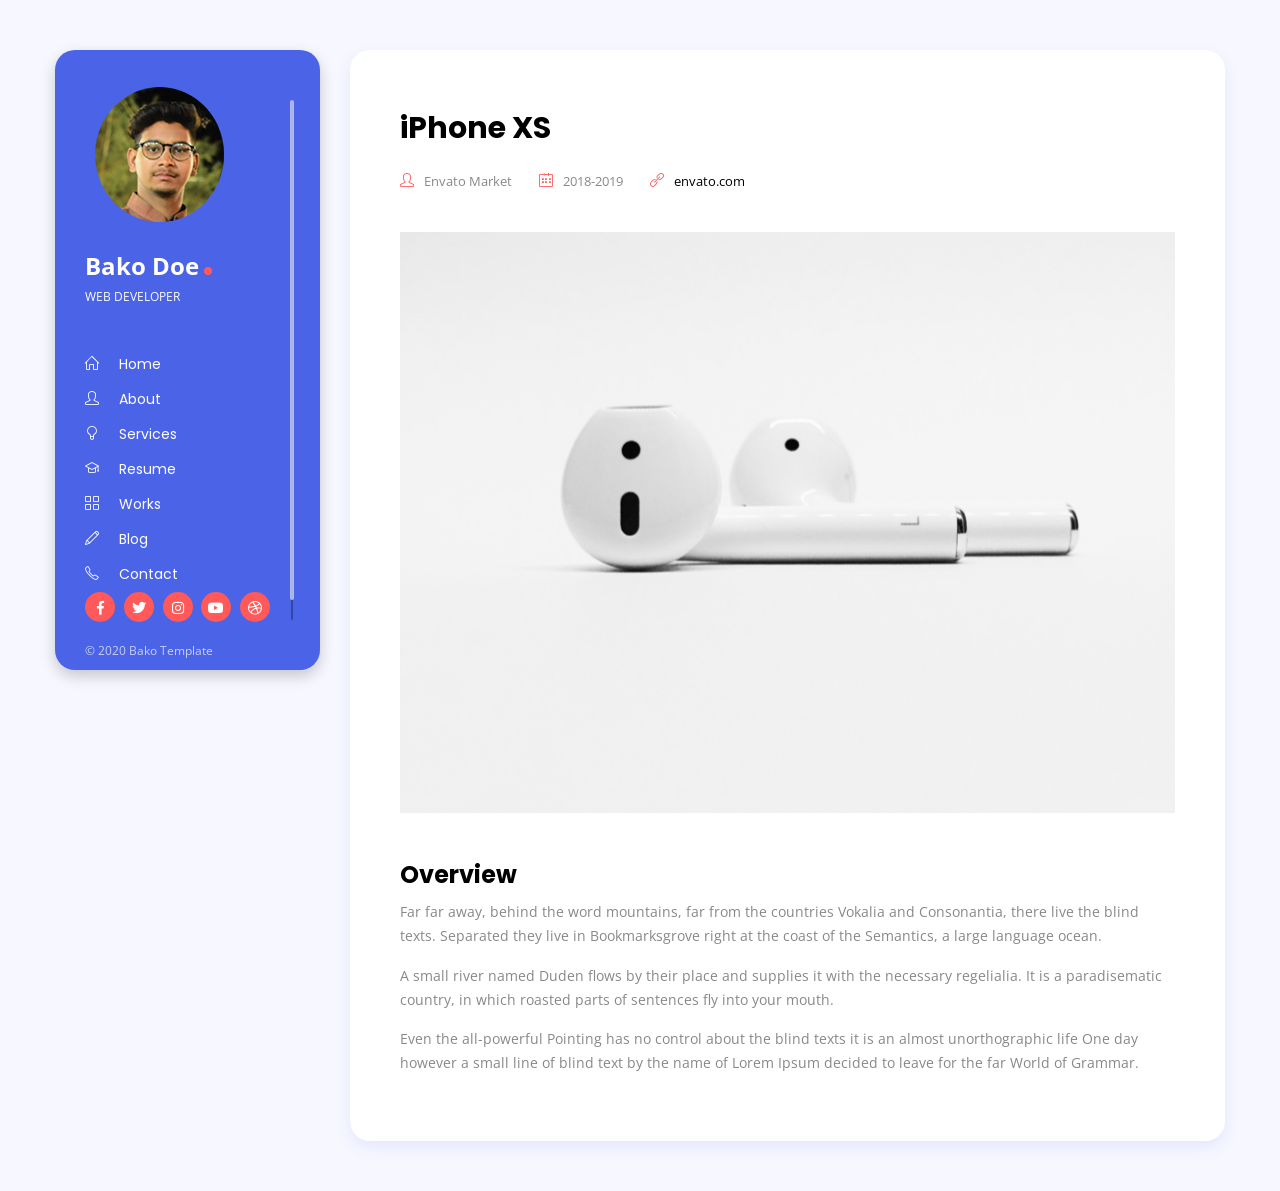
<file: work-single.html>
<!DOCTYPE html>
<html lang="en-US">

<!-- Mirrored from pxltheme.com/html/bako/work-single.html by HTTrack Website Copier/3.x [XR&CO'2014], Thu, 30 Jul 2020 07:36:24 GMT -->
<head>
	<meta http-equiv="Content-Type" content="text/html; charset=UTF-8">
	<title>Bako - Personal Portfolio & Resume HTML Template</title>
	<meta name="description" content="Bako - Personal Portfolio & Resume HTML Template">
	<meta name="viewport" content="width=device-width, initial-scale=1, maximum-scale=1">
	<link rel="shortcut icon" type="image/x-icon" href="images/favicon.png">

	<!-- STYLESHEETS -->
	<link rel="stylesheet" href="css/bootstrap.min.css" type="text/css" media="all">
	<link rel="stylesheet" href="css/all.min.css" type="text/css" media="all">
	<link rel="stylesheet" href="css/simple-line-icons.css" type="text/css" media="all">
	<link rel="stylesheet" href="css/slick.css" type="text/css" media="all">
	<link rel="stylesheet" href="css/simplebar.html" type="text/css" media="all">
	<link rel="stylesheet" href="css/jquery.mCustomScrollbar.min.css" type="text/css" media="all">
	<link rel="stylesheet" href="css/style.css" type="text/css" media="all">

	<!--[if lt IE 9]>
      <script src="https://oss.maxcdn.com/html5shiv/3.7.2/html5shiv.min.js"></script>
      <script src="https://oss.maxcdn.com/respond/1.4.2/respond.min.js"></script>
    <![endif]-->

</head>

<body>

<!-- preloader -->
<div id="preloader">
	<div class="outer">
		<div class="spinner">
			<div class="dot1"></div>
			<div class="dot2"></div>
		</div>
	</div>
</div>

<!-- site wrapper -->
<div class="site-wrapper">

    <!-- mobile header -->
	<div class="mobile-header py-2 px-3 mt-4">
		<button class="menu-icon mr-2">
			<span></span>
			<span></span>
			<span></span>
		</button>
		<a href="index-2.html" class="logo"><img src="images/logo.png" alt="Bako Doe" /></a>
		<a href="index-2.html" class="site-title dot ml-2">Bako Doe</a>
	</div>

    <!-- header -->
	<header class="left float-left shadow-dark" id="header">
		<button type="button" class="close" aria-label="Close">
			<span aria-hidden="true">&times;</span>
		</button>
		<div class="header-inner d-flex align-items-start flex-column">
			<a href="index-2.html"><img src="images/logo.png" alt="Bako Doe" /></a>
			<a href="index-2.html" class="site-title dot mt-3">Bako Doe</a>
			<span class="site-slogan">Web Developer</span>
            
            <!-- navigation menu -->
			<nav>
				<ul class="vertical-menu scrollspy">
					<li><a href="index-2.html#home"><i class="icon-home"></i>Home</a></li>
					<li><a href="index-2.html#about"><i class="icon-user"></i>About</a></li>
					<li><a href="index-2.html#services"><i class="icon-bulb"></i>Services</a></li>
					<li><a href="index-2.html#resume"><i class="icon-graduation"></i>Resume</a></li>
					<li><a href="index-2.html#works"><i class="icon-grid"></i>Works</a></li>
					<li><a href="index-2.html#blog"><i class="icon-pencil"></i>Blog</a></li>
					<li><a href="index-2.html#contact"><i class="icon-phone"></i>Contact</a></li>
				</ul>
			</nav>
            
            <!-- footer -->
			<div class="footer mt-auto">
                <!-- social icons -->
				<ul class="social-icons list-inline">
					<li class="list-inline-item"><a href="#"><i class="fab fa-facebook-f"></i></a></li>
					<li class="list-inline-item"><a href="#"><i class="fab fa-twitter"></i></a></li>
					<li class="list-inline-item"><a href="#"><i class="fab fa-instagram"></i></a></li>
					<li class="list-inline-item"><a href="#"><i class="fab fa-youtube"></i></a></li>
					<li class="list-inline-item"><a href="#"><i class="fab fa-dribbble"></i></a></li>
                </ul>
                <!-- copyright -->
				<span class="copyright">© 2020 Bako Template</span>
			</div>
		</div>
	</header>

    <!-- main content area -->
	<main class="content float-right">

        <!-- single portfolio -->
		<section class="single-portfolio background-white rounded padding-50 shadow-blue mt-0">
            <h2 class="archive-header">iPhone XS</h2>
            <!-- portfolio info -->
            <ul class="list-inline portfolio-info mb-0 mt-4">
                <li class="list-inline-item"><i class="icon-user"></i>Envato Market</li>
                <li class="list-inline-item"><i class="icon-calendar"></i>2018-2019</li>
                <li class="list-inline-item"><i class="icon-link"></i><a href="http://envato.com/" target="_blank">envato.com</a></li>
            </ul>
            <div class="spacer" data-height="40"></div>
            
            <!-- portfolio image -->
            <img src="images/portfolio/2.jpg" alt="Portfolio-title">

            <!-- portfolio content -->
            <div class="portfolio-content mt-5">
                <h3>Overview</h3>
                <p>Far far away, behind the word mountains, far from the countries Vokalia and Consonantia, there live the blind texts. Separated they live in Bookmarksgrove right at the coast of the Semantics, a large language ocean.</p><p>A small river named Duden flows by their place and supplies it with the necessary regelialia. It is a paradisematic country, in which roasted parts of sentences fly into your mouth.</p><p>Even the all-powerful Pointing has no control about the blind texts it is an almost unorthographic life One day however a small line of blind text by the name of Lorem Ipsum decided to leave for the far World of Grammar.</p>
            </div>
        </section>
		
	</main>

</div>

<!-- Go to top button -->
<a href="javascript:" id="return-to-top"><i class="fa fa-chevron-up"></i></a>

<!-- SCRIPTS -->
<script src="js/jquery-1.12.3.min.js"></script>
<script src="js/jquery.easing.min.js"></script>
<script src="js/popper.min.js"></script>
<script src="js/bootstrap.min.js"></script>
<script src="js/jquery.waypoints.min.js"></script>
<script src="js/jquery.counterup.min.js"></script>
<script src="js/jquery.mCustomScrollbar.concat.min.js"></script>
<script src="js/isotope.pkgd.min.js"></script>
<script src="js/infinite-scroll.min.js"></script>
<script src="js/imagesloaded.pkgd.min.js"></script>
<script src="js/slick.min.js"></script>
<script src="js/contact.js"></script>
<script src="js/validator.js"></script>
<script src="js/custom.js"></script>

</body>

<!-- Mirrored from pxltheme.com/html/bako/work-single.html by HTTrack Website Copier/3.x [XR&CO'2014], Thu, 30 Jul 2020 07:36:26 GMT -->
</html>
</file>
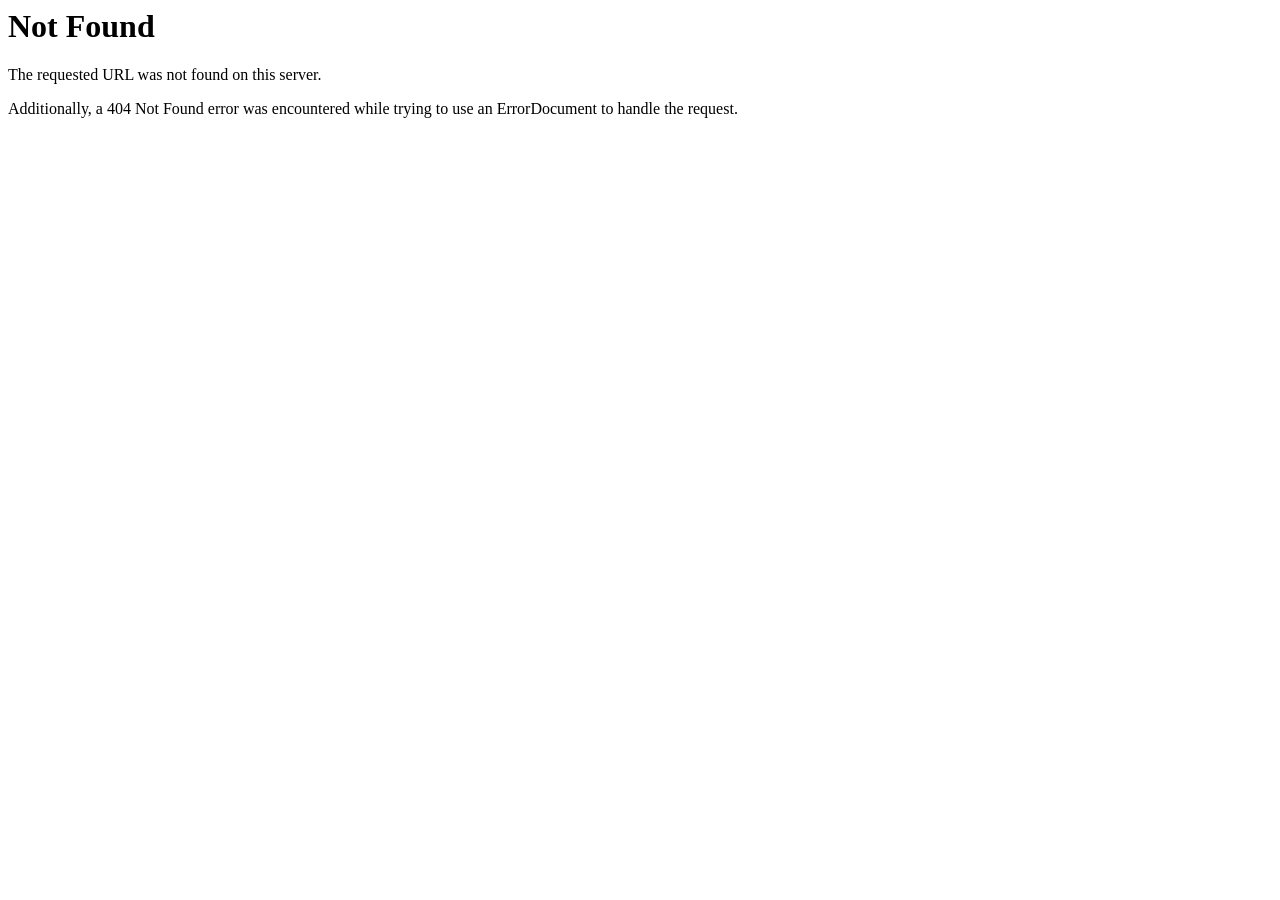
<file: css/mCSB_buttons.html>
<!DOCTYPE HTML PUBLIC "-//IETF//DTD HTML 2.0//EN">
<html><head>
<title>404 Not Found</title>
</head><body>
<h1>Not Found</h1>
<p>The requested URL was not found on this server.</p>
<p>Additionally, a 404 Not Found
error was encountered while trying to use an ErrorDocument to handle the request.</p>
</body></html>
</file>
<file: css/simple-line-icons.css>
@font-face {
  font-family: 'simple-line-icons';
  src: url('../fonts/Simple-Line-Iconsb26c.eot?v=2.4.0');
  src: url('../fonts/Simple-Line-Iconsb26c.eot?v=2.4.0#iefix') format('embedded-opentype'), url('../fonts/Simple-Line-Iconsb26c.woff2?v=2.4.0') format('woff2'), url('../fonts/Simple-Line-Iconsb26c.ttf?v=2.4.0') format('truetype'), url('../fonts/Simple-Line-Iconsb26c.woff?v=2.4.0') format('woff'), url('../fonts/Simple-Line-Iconsb26c.svg?v=2.4.0#simple-line-icons') format('svg');
  font-weight: normal;
  font-style: normal;
}
/*
 Use the following CSS code if you want to have a class per icon.
 Instead of a list of all class selectors, you can use the generic [class*="icon-"] selector, but it's slower:
*/
.icon-user,
.icon-people,
.icon-user-female,
.icon-user-follow,
.icon-user-following,
.icon-user-unfollow,
.icon-login,
.icon-logout,
.icon-emotsmile,
.icon-phone,
.icon-call-end,
.icon-call-in,
.icon-call-out,
.icon-map,
.icon-location-pin,
.icon-direction,
.icon-directions,
.icon-compass,
.icon-layers,
.icon-menu,
.icon-list,
.icon-options-vertical,
.icon-options,
.icon-arrow-down,
.icon-arrow-left,
.icon-arrow-right,
.icon-arrow-up,
.icon-arrow-up-circle,
.icon-arrow-left-circle,
.icon-arrow-right-circle,
.icon-arrow-down-circle,
.icon-check,
.icon-clock,
.icon-plus,
.icon-minus,
.icon-close,
.icon-event,
.icon-exclamation,
.icon-organization,
.icon-trophy,
.icon-screen-smartphone,
.icon-screen-desktop,
.icon-plane,
.icon-notebook,
.icon-mustache,
.icon-mouse,
.icon-magnet,
.icon-energy,
.icon-disc,
.icon-cursor,
.icon-cursor-move,
.icon-crop,
.icon-chemistry,
.icon-speedometer,
.icon-shield,
.icon-screen-tablet,
.icon-magic-wand,
.icon-hourglass,
.icon-graduation,
.icon-ghost,
.icon-game-controller,
.icon-fire,
.icon-eyeglass,
.icon-envelope-open,
.icon-envelope-letter,
.icon-bell,
.icon-badge,
.icon-anchor,
.icon-wallet,
.icon-vector,
.icon-speech,
.icon-puzzle,
.icon-printer,
.icon-present,
.icon-playlist,
.icon-pin,
.icon-picture,
.icon-handbag,
.icon-globe-alt,
.icon-globe,
.icon-folder-alt,
.icon-folder,
.icon-film,
.icon-feed,
.icon-drop,
.icon-drawer,
.icon-docs,
.icon-doc,
.icon-diamond,
.icon-cup,
.icon-calculator,
.icon-bubbles,
.icon-briefcase,
.icon-book-open,
.icon-basket-loaded,
.icon-basket,
.icon-bag,
.icon-action-undo,
.icon-action-redo,
.icon-wrench,
.icon-umbrella,
.icon-trash,
.icon-tag,
.icon-support,
.icon-frame,
.icon-size-fullscreen,
.icon-size-actual,
.icon-shuffle,
.icon-share-alt,
.icon-share,
.icon-rocket,
.icon-question,
.icon-pie-chart,
.icon-pencil,
.icon-note,
.icon-loop,
.icon-home,
.icon-grid,
.icon-graph,
.icon-microphone,
.icon-music-tone-alt,
.icon-music-tone,
.icon-earphones-alt,
.icon-earphones,
.icon-equalizer,
.icon-like,
.icon-dislike,
.icon-control-start,
.icon-control-rewind,
.icon-control-play,
.icon-control-pause,
.icon-control-forward,
.icon-control-end,
.icon-volume-1,
.icon-volume-2,
.icon-volume-off,
.icon-calendar,
.icon-bulb,
.icon-chart,
.icon-ban,
.icon-bubble,
.icon-camrecorder,
.icon-camera,
.icon-cloud-download,
.icon-cloud-upload,
.icon-envelope,
.icon-eye,
.icon-flag,
.icon-heart,
.icon-info,
.icon-key,
.icon-link,
.icon-lock,
.icon-lock-open,
.icon-magnifier,
.icon-magnifier-add,
.icon-magnifier-remove,
.icon-paper-clip,
.icon-paper-plane,
.icon-power,
.icon-refresh,
.icon-reload,
.icon-settings,
.icon-star,
.icon-symbol-female,
.icon-symbol-male,
.icon-target,
.icon-credit-card,
.icon-paypal,
.icon-social-tumblr,
.icon-social-twitter,
.icon-social-facebook,
.icon-social-instagram,
.icon-social-linkedin,
.icon-social-pinterest,
.icon-social-github,
.icon-social-google,
.icon-social-reddit,
.icon-social-skype,
.icon-social-dribbble,
.icon-social-behance,
.icon-social-foursqare,
.icon-social-soundcloud,
.icon-social-spotify,
.icon-social-stumbleupon,
.icon-social-youtube,
.icon-social-dropbox,
.icon-social-vkontakte,
.icon-social-steam {
  font-family: 'simple-line-icons';
  speak: none;
  font-style: normal;
  font-weight: normal;
  font-variant: normal;
  text-transform: none;
  line-height: 1;
  /* Better Font Rendering =========== */
  -webkit-font-smoothing: antialiased;
  -moz-osx-font-smoothing: grayscale;
}
.icon-user:before {
  content: "\e005";
}
.icon-people:before {
  content: "\e001";
}
.icon-user-female:before {
  content: "\e000";
}
.icon-user-follow:before {
  content: "\e002";
}
.icon-user-following:before {
  content: "\e003";
}
.icon-user-unfollow:before {
  content: "\e004";
}
.icon-login:before {
  content: "\e066";
}
.icon-logout:before {
  content: "\e065";
}
.icon-emotsmile:before {
  content: "\e021";
}
.icon-phone:before {
  content: "\e600";
}
.icon-call-end:before {
  content: "\e048";
}
.icon-call-in:before {
  content: "\e047";
}
.icon-call-out:before {
  content: "\e046";
}
.icon-map:before {
  content: "\e033";
}
.icon-location-pin:before {
  content: "\e096";
}
.icon-direction:before {
  content: "\e042";
}
.icon-directions:before {
  content: "\e041";
}
.icon-compass:before {
  content: "\e045";
}
.icon-layers:before {
  content: "\e034";
}
.icon-menu:before {
  content: "\e601";
}
.icon-list:before {
  content: "\e067";
}
.icon-options-vertical:before {
  content: "\e602";
}
.icon-options:before {
  content: "\e603";
}
.icon-arrow-down:before {
  content: "\e604";
}
.icon-arrow-left:before {
  content: "\e605";
}
.icon-arrow-right:before {
  content: "\e606";
}
.icon-arrow-up:before {
  content: "\e607";
}
.icon-arrow-up-circle:before {
  content: "\e078";
}
.icon-arrow-left-circle:before {
  content: "\e07a";
}
.icon-arrow-right-circle:before {
  content: "\e079";
}
.icon-arrow-down-circle:before {
  content: "\e07b";
}
.icon-check:before {
  content: "\e080";
}
.icon-clock:before {
  content: "\e081";
}
.icon-plus:before {
  content: "\e095";
}
.icon-minus:before {
  content: "\e615";
}
.icon-close:before {
  content: "\e082";
}
.icon-event:before {
  content: "\e619";
}
.icon-exclamation:before {
  content: "\e617";
}
.icon-organization:before {
  content: "\e616";
}
.icon-trophy:before {
  content: "\e006";
}
.icon-screen-smartphone:before {
  content: "\e010";
}
.icon-screen-desktop:before {
  content: "\e011";
}
.icon-plane:before {
  content: "\e012";
}
.icon-notebook:before {
  content: "\e013";
}
.icon-mustache:before {
  content: "\e014";
}
.icon-mouse:before {
  content: "\e015";
}
.icon-magnet:before {
  content: "\e016";
}
.icon-energy:before {
  content: "\e020";
}
.icon-disc:before {
  content: "\e022";
}
.icon-cursor:before {
  content: "\e06e";
}
.icon-cursor-move:before {
  content: "\e023";
}
.icon-crop:before {
  content: "\e024";
}
.icon-chemistry:before {
  content: "\e026";
}
.icon-speedometer:before {
  content: "\e007";
}
.icon-shield:before {
  content: "\e00e";
}
.icon-screen-tablet:before {
  content: "\e00f";
}
.icon-magic-wand:before {
  content: "\e017";
}
.icon-hourglass:before {
  content: "\e018";
}
.icon-graduation:before {
  content: "\e019";
}
.icon-ghost:before {
  content: "\e01a";
}
.icon-game-controller:before {
  content: "\e01b";
}
.icon-fire:before {
  content: "\e01c";
}
.icon-eyeglass:before {
  content: "\e01d";
}
.icon-envelope-open:before {
  content: "\e01e";
}
.icon-envelope-letter:before {
  content: "\e01f";
}
.icon-bell:before {
  content: "\e027";
}
.icon-badge:before {
  content: "\e028";
}
.icon-anchor:before {
  content: "\e029";
}
.icon-wallet:before {
  content: "\e02a";
}
.icon-vector:before {
  content: "\e02b";
}
.icon-speech:before {
  content: "\e02c";
}
.icon-puzzle:before {
  content: "\e02d";
}
.icon-printer:before {
  content: "\e02e";
}
.icon-present:before {
  content: "\e02f";
}
.icon-playlist:before {
  content: "\e030";
}
.icon-pin:before {
  content: "\e031";
}
.icon-picture:before {
  content: "\e032";
}
.icon-handbag:before {
  content: "\e035";
}
.icon-globe-alt:before {
  content: "\e036";
}
.icon-globe:before {
  content: "\e037";
}
.icon-folder-alt:before {
  content: "\e039";
}
.icon-folder:before {
  content: "\e089";
}
.icon-film:before {
  content: "\e03a";
}
.icon-feed:before {
  content: "\e03b";
}
.icon-drop:before {
  content: "\e03e";
}
.icon-drawer:before {
  content: "\e03f";
}
.icon-docs:before {
  content: "\e040";
}
.icon-doc:before {
  content: "\e085";
}
.icon-diamond:before {
  content: "\e043";
}
.icon-cup:before {
  content: "\e044";
}
.icon-calculator:before {
  content: "\e049";
}
.icon-bubbles:before {
  content: "\e04a";
}
.icon-briefcase:before {
  content: "\e04b";
}
.icon-book-open:before {
  content: "\e04c";
}
.icon-basket-loaded:before {
  content: "\e04d";
}
.icon-basket:before {
  content: "\e04e";
}
.icon-bag:before {
  content: "\e04f";
}
.icon-action-undo:before {
  content: "\e050";
}
.icon-action-redo:before {
  content: "\e051";
}
.icon-wrench:before {
  content: "\e052";
}
.icon-umbrella:before {
  content: "\e053";
}
.icon-trash:before {
  content: "\e054";
}
.icon-tag:before {
  content: "\e055";
}
.icon-support:before {
  content: "\e056";
}
.icon-frame:before {
  content: "\e038";
}
.icon-size-fullscreen:before {
  content: "\e057";
}
.icon-size-actual:before {
  content: "\e058";
}
.icon-shuffle:before {
  content: "\e059";
}
.icon-share-alt:before {
  content: "\e05a";
}
.icon-share:before {
  content: "\e05b";
}
.icon-rocket:before {
  content: "\e05c";
}
.icon-question:before {
  content: "\e05d";
}
.icon-pie-chart:before {
  content: "\e05e";
}
.icon-pencil:before {
  content: "\e05f";
}
.icon-note:before {
  content: "\e060";
}
.icon-loop:before {
  content: "\e064";
}
.icon-home:before {
  content: "\e069";
}
.icon-grid:before {
  content: "\e06a";
}
.icon-graph:before {
  content: "\e06b";
}
.icon-microphone:before {
  content: "\e063";
}
.icon-music-tone-alt:before {
  content: "\e061";
}
.icon-music-tone:before {
  content: "\e062";
}
.icon-earphones-alt:before {
  content: "\e03c";
}
.icon-earphones:before {
  content: "\e03d";
}
.icon-equalizer:before {
  content: "\e06c";
}
.icon-like:before {
  content: "\e068";
}
.icon-dislike:before {
  content: "\e06d";
}
.icon-control-start:before {
  content: "\e06f";
}
.icon-control-rewind:before {
  content: "\e070";
}
.icon-control-play:before {
  content: "\e071";
}
.icon-control-pause:before {
  content: "\e072";
}
.icon-control-forward:before {
  content: "\e073";
}
.icon-control-end:before {
  content: "\e074";
}
.icon-volume-1:before {
  content: "\e09f";
}
.icon-volume-2:before {
  content: "\e0a0";
}
.icon-volume-off:before {
  content: "\e0a1";
}
.icon-calendar:before {
  content: "\e075";
}
.icon-bulb:before {
  content: "\e076";
}
.icon-chart:before {
  content: "\e077";
}
.icon-ban:before {
  content: "\e07c";
}
.icon-bubble:before {
  content: "\e07d";
}
.icon-camrecorder:before {
  content: "\e07e";
}
.icon-camera:before {
  content: "\e07f";
}
.icon-cloud-download:before {
  content: "\e083";
}
.icon-cloud-upload:before {
  content: "\e084";
}
.icon-envelope:before {
  content: "\e086";
}
.icon-eye:before {
  content: "\e087";
}
.icon-flag:before {
  content: "\e088";
}
.icon-heart:before {
  content: "\e08a";
}
.icon-info:before {
  content: "\e08b";
}
.icon-key:before {
  content: "\e08c";
}
.icon-link:before {
  content: "\e08d";
}
.icon-lock:before {
  content: "\e08e";
}
.icon-lock-open:before {
  content: "\e08f";
}
.icon-magnifier:before {
  content: "\e090";
}
.icon-magnifier-add:before {
  content: "\e091";
}
.icon-magnifier-remove:before {
  content: "\e092";
}
.icon-paper-clip:before {
  content: "\e093";
}
.icon-paper-plane:before {
  content: "\e094";
}
.icon-power:before {
  content: "\e097";
}
.icon-refresh:before {
  content: "\e098";
}
.icon-reload:before {
  content: "\e099";
}
.icon-settings:before {
  content: "\e09a";
}
.icon-star:before {
  content: "\e09b";
}
.icon-symbol-female:before {
  content: "\e09c";
}
.icon-symbol-male:before {
  content: "\e09d";
}
.icon-target:before {
  content: "\e09e";
}
.icon-credit-card:before {
  content: "\e025";
}
.icon-paypal:before {
  content: "\e608";
}
.icon-social-tumblr:before {
  content: "\e00a";
}
.icon-social-twitter:before {
  content: "\e009";
}
.icon-social-facebook:before {
  content: "\e00b";
}
.icon-social-instagram:before {
  content: "\e609";
}
.icon-social-linkedin:before {
  content: "\e60a";
}
.icon-social-pinterest:before {
  content: "\e60b";
}
.icon-social-github:before {
  content: "\e60c";
}
.icon-social-google:before {
  content: "\e60d";
}
.icon-social-reddit:before {
  content: "\e60e";
}
.icon-social-skype:before {
  content: "\e60f";
}
.icon-social-dribbble:before {
  content: "\e00d";
}
.icon-social-behance:before {
  content: "\e610";
}
.icon-social-foursqare:before {
  content: "\e611";
}
.icon-social-soundcloud:before {
  content: "\e612";
}
.icon-social-spotify:before {
  content: "\e613";
}
.icon-social-stumbleupon:before {
  content: "\e614";
}
.icon-social-youtube:before {
  content: "\e008";
}
.icon-social-dropbox:before {
  content: "\e00c";
}
.icon-social-vkontakte:before {
  content: "\e618";
}
.icon-social-steam:before {
  content: "\e620";
}
</file>
<file: css/style.css>
/*
Template Name: Bako
Version: 1.0
Author: PxlSolutions
Author URI: http://themeforest.net/user/pxlsolutions
Description: Personal Portfolio & Resume HTML Template

[TABLE OF CONTENTS]

01. Base
02. Typography
03. Header
04. Skills
05. Portfolio
06. Clients
07. Blog
08. Helper
09. Buttons
10. Preloader
11. Bootstrap Elements
12. Theme Elements
13. Slick Settings
14. Responsive Settings

*/
@import url("https://fonts.googleapis.com/css?family=Poppins:300,300i,400,400i,500,500i,600,600i,700,700i,800,800i,900,900i");
@import url("https://fonts.googleapis.com/css?family=Open+Sans:400,400i,600,600i,700,700i&amp;display=swap&amp;subset=cyrillic-ext");
/*=================================================================*/
/*                      BASE                              
/*=================================================================*/
body {
  color: #888;
  background-color: #F6F7FF;
  font-family: "Open Sans", sans-serif;
  font-size: 14px;
  line-height: 1.7;
  overflow-x: hidden;
}

img {
  max-width: 100%;
  height: auto;
}

.text-center {
  text-align: center;
}

.text-left {
  text-align: left;
}

.text-right {
  text-align: right;
}

.text-dark {
  color: #000 !important;
}

.relative {
  position: relative;
}

.color-white {
  color: #FFF;
}
.color-white h1, .color-white h2, .color-white h3, .color-white h4, .color-white h5, .color-white h6 {
  color: #FFF;
}

.background-blue {
  background: #4A63E7;
}

/*=================================================================*/
/*                      TYPOGRAPHY                              
/*=================================================================*/
h1, h2, h3, h4, h5, h6 {
  color: #000;
  font-family: "Poppins", sans-serif;
  font-weight: 700;
  margin: 10px 0;
}

h1 {
  font-size: 36px;
}

h2 {
  font-size: 30px;
}

h3 {
  font-size: 24px;
}

h4 {
  font-size: 18px;
}

a {
  color: #000;
  outline: 0;
  -webkit-transition: all 0.3s ease-in-out;
  -moz-transition: all 0.3s ease-in-out;
  transition: all 0.3s ease-in-out;
}
a:hover {
  color: #FF5959;
  text-decoration: none;
}
a:focus {
  outline: 0;
}

blockquote {
  padding: 20px 20px;
  margin: 0 0 20px;
  font-size: 16px;
  background: #F7F7F7;
  border-radius: 10px;
}

blockquote p {
  line-height: 1.6;
}

/* === Pre === */
pre {
  display: block;
  padding: 9.5px;
  margin: 0 0 10px;
  font-size: 13px;
  line-height: 1.42857143;
  color: #333;
  word-break: break-all;
  word-wrap: break-word;
  background-color: #f5f5f5;
  border: 1px solid #ccc;
  border-radius: 0;
}

::selection {
  color: #FFF;
  background: #FF5959;
}

::-moz-selection {
  color: #FFF;
  background: #FF5959;
}

.z-1 {
  z-index: 1;
}

.row {
  margin-right: -10px;
  margin-left: -10px;
}

.col, .col-1, .col-10, .col-11, .col-12, .col-2, .col-3, .col-4, .col-5, .col-6, .col-7, .col-8, .col-9, .col-auto, .col-lg, .col-lg-1, .col-lg-10, .col-lg-11, .col-lg-12, .col-lg-2, .col-lg-3, .col-lg-4, .col-lg-5, .col-lg-6, .col-lg-7, .col-lg-8, .col-lg-9, .col-lg-auto, .col-md, .col-md-1, .col-md-10, .col-md-11, .col-md-12, .col-md-2, .col-md-3, .col-md-4, .col-md-5, .col-md-6, .col-md-7, .col-md-8, .col-md-9, .col-md-auto, .col-sm, .col-sm-1, .col-sm-10, .col-sm-11, .col-sm-12, .col-sm-2, .col-sm-3, .col-sm-4, .col-sm-5, .col-sm-6, .col-sm-7, .col-sm-8, .col-sm-9, .col-sm-auto, .col-xl, .col-xl-1, .col-xl-10, .col-xl-11, .col-xl-12, .col-xl-2, .col-xl-3, .col-xl-4, .col-xl-5, .col-xl-6, .col-xl-7, .col-xl-8, .col-xl-9, .col-xl-auto {
  padding-right: 10px;
  padding-left: 10px;
}

/*=================================================================*/
/*                      HEADER                              
/*=================================================================*/
header.left {
  color: #FFF;
  background: #4A63E7;
  border-radius: 20px;
  min-height: 620px;
  max-height: 620px;
  top: 50px;
  overflow: hidden;
  position: fixed;
  width: 265px;
  -webkit-transform: translateX(0);
  -moz-transform: translateX(0);
  -ms-transform: translateX(0);
  -o-transform: translateX(0);
  transform: translateX(0);
  -webkit-transition: all 0.3s ease-in-out;
  -moz-transition: all 0.3s ease-in-out;
  transition: all 0.3s ease-in-out;
}
header.left nav {
  margin-top: 40px;
}
header.left .header-inner {
  width: 100%;
  top: 0;
  bottom: 0;
  left: 0;
  right: 0;
  padding: 30px;
  position: absolute;
}
header.left .mCustomScrollBox {
  width: 100%;
  overflow: visible;
}
header.left .mCSB_inside > .mCSB_container {
  margin-right: 0;
  min-height: 99.91%;
  overflow: visible;
  -ms-flex-align: start !important;
  align-items: flex-start !important;
  -ms-flex-direction: column !important;
  flex-direction: column !important;
  display: -ms-flexbox !important;
  display: flex !important;
}
header.left .mCSB_scrollTools {
  top: 20px;
  right: -10px;
  bottom: 20px;
}
header.left button.close {
  display: none;
  outline: none;
  padding: 0;
  background-color: #FFF;
  border: 0;
  -webkit-appearance: none;
  opacity: 1;
  color: #FF5959;
  font-weight: 400;
  font-size: 16px;
  border-radius: 50%;
  width: 20px;
  height: 20px;
  line-height: 22px;
  margin-top: 16px;
  margin-right: 18px;
  position: relative;
  z-index: 1;
}
header a {
  color: #FFF;
}
header a:hover {
  color: #FFF;
  text-decoration: none;
}
header .site-title {
  display: block;
  font-size: 24px;
  font-weight: 700;
}
header .site-title.dot:after {
  content: "";
  background-color: #FF5959;
  border-radius: 50%;
  display: inline-block;
  margin-left: 5px;
  height: 8px;
  width: 8px;
}
header .site-slogan {
  font-size: 12px;
  text-transform: uppercase;
}
header .site-slogan-new {
  font-size: 15px;
  text-transform: initial;
}
header .vertical-menu {
  font-size: 14px;
  font-family: "Poppins", sans-serif;
  list-style: none;
  padding: 0;
  margin: 0;
}
header .vertical-menu i {
  margin-right: 20px;
}
header .vertical-menu li {
  line-height: 2.5;
  position: relative;
}
header .vertical-menu li a {
  margin-left: 0;
  padding: 0;
  -webkit-transition: all 0.3s ease-in-out;
  -moz-transition: all 0.3s ease-in-out;
  transition: all 0.3s ease-in-out;
}
header .vertical-menu li a:hover {
  margin-left: 5px;
}
header .vertical-menu li a.active:before {
  content: "";
  background: #FF5959;
  display: block;
  height: 18px;
  left: -30px;
  top: 7px;
  position: absolute;
  width: 3px;
}
header .copyright {
  font-size: 12px;
  opacity: 0.7;
}

.mobile-header {
  background: #4A63E7;
  border-radius: 20px;
  display: none;
  -webkit-transform: translateX(0);
  -moz-transform: translateX(0);
  -ms-transform: translateX(0);
  -o-transform: translateX(0);
  transform: translateX(0);
  -webkit-transition: all 0.3s ease-in-out;
  -moz-transition: all 0.3s ease-in-out;
  transition: all 0.3s ease-in-out;
}
.mobile-header.push {
  -webkit-transform: translateX(295px);
  -moz-transform: translateX(295px);
  -ms-transform: translateX(295px);
  -o-transform: translateX(295px);
  transform: translateX(295px);
}
.mobile-header .logo img {
  max-height: 40px;
  max-width: 40px;
}
.mobile-header .site-title {
  vertical-align: middle;
  font-size: 24px;
  font-weight: 700;
}
.mobile-header .site-title.dot:after {
  content: "";
  background-color: #FF5959;
  border-radius: 50%;
  display: inline-block;
  margin-left: 5px;
  height: 6px;
  width: 6px;
}
.mobile-header button.menu-icon {
  cursor: pointer;
  background: transparent;
  border: 0;
  outline: none;
  vertical-align: middle;
  padding: 0;
}
.mobile-header button.menu-icon span {
  background: #FFF;
  border-radius: 10px;
  display: block;
  height: 4px;
  width: 25px;
}
.mobile-header button.menu-icon span:nth-child(2) {
  margin-top: 4px;
  margin-bottom: 4px;
}
.mobile-header a {
  color: #FFF;
}
.mobile-header a:hover {
  text-decoration: none;
}

.site-wrapper {
  width: 1170px;
  margin-left: auto;
  margin-right: auto;
}

main.content {
  margin-top: 50px;
  margin-bottom: 50px;
  width: 875px;
  -webkit-transform: translateX(0);
  -moz-transform: translateX(0);
  -ms-transform: translateX(0);
  -o-transform: translateX(0);
  transform: translateX(0);
  -webkit-transition: all 0.3s ease-in-out;
  -moz-transition: all 0.3s ease-in-out;
  transition: all 0.3s ease-in-out;
}
main.content.push {
  -webkit-transform: translateX(295px);
  -moz-transform: translateX(295px);
  -ms-transform: translateX(295px);
  -o-transform: translateX(295px);
  transform: translateX(295px);
}

.hero {
  height: 620px;
  margin-top: 0;
}
.hero .cta {
  color: #FFF;
  max-width: 600px;
  z-index: 1;
}
.hero .cta h1 {
  color: #FFF;
  font-size: 55px;
  line-height: 0.7;
}
.hero .cta h1 .dot:after {
  content: "";
  background-color: #FF5959;
  border-radius: 50%;
  display: inline-block;
  margin-left: 5px;
  height: 13px;
  width: 13px;
}
.hero .cta p {
  font-size: 16px;
  line-height: 1.8;
}

section {
  border-radius: 20px;
  position: relative;
  overflow: hidden;
  margin-top: 50px;
}
section.white-bg {
  background: #FFF;
}
section.padding {
  padding: 80px 50px;
}
section.padding-50 {
  padding: 50px;
}
section.padding-60 {
  padding: 60px 50px;
}

.section-title {
  margin: 0;
}
.section-title:after {
  content: "";
  background: #FF5959;
  border-radius: 25px;
  display: block;
  height: 5px;
  margin-top: 14px;
  width: 30px;
}

/*=================================================================*/
/*                      SKILLS                              
/*=================================================================*/
.skill-item .skill-info span {
  font-size: 14px;
}

.skill-item h4 {
  font-size: 14px;
  text-transform: uppercase;
}

.fact-item h2 {
  font-size: 36px;
  margin: 12px 0 7px;
}
.fact-item span {
  font-size: 14px;
}

.service-item {
  border: solid 1px #EFEFEF;
  border-radius: 10px;
  padding: 30px 20px;
  -webkit-transition: all 0.3s ease-in-out;
  -moz-transition: all 0.3s ease-in-out;
  transition: all 0.3s ease-in-out;
}
.service-item h4, .service-item i {
  -webkit-transition: all 0.3s ease-in-out;
  -moz-transition: all 0.3s ease-in-out;
  transition: all 0.3s ease-in-out;
}
.service-item:hover {
  border-color: #FF5959;
  background: #FF5959;
  color: #FFF;
  -webkit-box-shadow: 0px 6px 15px 0px rgba(0, 0, 0, 0.15);
  -moz-box-shadow: 0px 6px 15px 0px rgba(0, 0, 0, 0.15);
  box-shadow: 0px 6px 15px 0px rgba(0, 0, 0, 0.15);
}
.service-item:hover h4, .service-item:hover i {
  color: #FFF;
}

.timeline {
  position: relative;
  padding: 70px 0;
}

.timeline-line {
  position: absolute;
  top: 0px;
  left: calc(20% + 2px);
  bottom: 0px;
  width: 1px;
  background: #FF5959;
}
.timeline-line::before, .timeline-line::after {
  content: "";
  display: block;
  border-radius: 100%;
  background: #FF5959;
  position: absolute;
  left: -3px;
  height: 7px;
  width: 7px;
}
.timeline-line::before {
  top: 0;
}
.timeline-line::after {
  bottom: 0;
}

.timeline:after {
  content: "";
  display: table;
  clear: both;
}

.entry {
  clear: both;
  position: relative;
}
.entry:last-of-type .body {
  margin-bottom: 0;
}

.entry .title {
  float: left;
  width: 20%;
  position: relative;
}

.entry .title:before {
  content: "";
  position: absolute;
  width: 8px;
  height: 8px;
  border: 1px solid #FF5959;
  background-color: #fff;
  border-radius: 100%;
  padding: 4.5px;
  top: 15%;
  right: -8px;
  z-index: 1;
}

.entry .body {
  margin: 0 0 6em;
  float: right;
  width: 80%;
  padding-left: 60px;
}
.entry .body p {
  margin-bottom: 0;
}

/*=================================================================*/
/*                      PORTFOLIO                              
/*=================================================================*/
.portfolio-wrapper [class*=col-] {
  margin-top: 10px;
  margin-bottom: 10px;
}

.pf-filter-wrapper {
  display: none;
}

.portfolio-item {
  position: relative;
  overflow: hidden;
  border-radius: 10px;
  -webkit-transition: all 0.3s ease-in-out;
  -moz-transition: all 0.3s ease-in-out;
  transition: all 0.3s ease-in-out;
}
.portfolio-item .thumb {
  overflow: hidden;
}
.portfolio-item .thumb img {
  -webkit-transform: scale(1);
  -moz-transform: scale(1);
  -ms-transform: scale(1);
  -o-transform: scale(1);
  transform: scale(1);
  -webkit-transition: all 0.3s ease-in-out;
  -moz-transition: all 0.3s ease-in-out;
  transition: all 0.3s ease-in-out;
}
.portfolio-item .details {
  color: #FFF;
  position: absolute;
  padding: 0 25px;
  top: 25px;
  width: 100%;
  z-index: 1;
}
.portfolio-item .details h4 {
  color: #FFF;
  margin: 0 0 4px;
  opacity: 0;
  transform: translateY(30px);
  transition: all cubic-bezier(0.075, 0.82, 0.165, 1) 1s;
}
.portfolio-item .details span {
  font-size: 12px;
  opacity: 0;
  display: block;
  transform: translateY(40px);
  transition: all cubic-bezier(0.075, 0.82, 0.165, 1) 1s;
}
.portfolio-item .plus-icon {
  color: #FF5959;
  background: #FFF;
  border-radius: 100%;
  position: absolute;
  font-size: 16px;
  left: 25px;
  bottom: 25px;
  opacity: 0;
  line-height: 32px;
  text-align: center;
  height: 30px;
  width: 30px;
  z-index: 1;
  -webkit-transition: all 0.3s ease-in-out;
  -moz-transition: all 0.3s ease-in-out;
  transition: all 0.3s ease-in-out;
}
.portfolio-item .mask {
  background: #FF5959;
  position: absolute;
  left: 0;
  top: 0;
  opacity: 0;
  height: 100%;
  width: 100%;
  -webkit-transition: all 0.3s ease-in-out;
  -moz-transition: all 0.3s ease-in-out;
  transition: all 0.3s ease-in-out;
}
.portfolio-item:hover {
  -webkit-box-shadow: 0px 6px 15px 0px rgba(0, 0, 0, 0.15);
  -moz-box-shadow: 0px 6px 15px 0px rgba(0, 0, 0, 0.15);
  box-shadow: 0px 6px 15px 0px rgba(0, 0, 0, 0.15);
}
.portfolio-item:hover .mask {
  opacity: 0.9;
}
.portfolio-item:hover img {
  -webkit-transform: scale(1);
  -moz-transform: scale(1);
  -ms-transform: scale(1);
  -o-transform: scale(1);
  transform: scale(1.1);
}
.portfolio-item:hover .details h4, .portfolio-item:hover .details span {
  opacity: 1;
  transform: translateY(0);
}
.portfolio-item:hover .plus-icon {
  opacity: 1;
}

.load-more i {
  display: none;
}

.portfolio-info {
  color: #888;
  font-size: 13px;
}

.portfolio-info li:not(:last-child) {
  margin-right: 1.5rem;
}

.portfolio-info i {
  color: #FF5959;
  font-size: 14px;
  margin-right: 10px;
}

.portfolio-filter {
  margin-bottom: 25px;
}
.portfolio-filter li {
  color: #888;
  cursor: pointer;
  font-size: 14px;
  font-weight: 400;
  position: relative;
}
.portfolio-filter li:hover {
  color: #000;
}
.portfolio-filter li:hover:after {
  height: 7px;
}
.portfolio-filter li.current {
  background: #FF5959;
  color: #FFF;
  padding: 6px 14px 4px;
  border-radius: 30px;
}
.portfolio-filter li:not(:last-child) {
  margin-right: 1.5rem;
}

.price-item {
  border: solid 1px #EFEFEF;
  border-radius: 10px;
  padding: 30px 0;
}
.price-item i {
  background: #FFF;
  font-size: 24px;
  color: #FF5959;
  display: block;
  border-radius: 50%;
  border: solid 1px #EFEFEF;
  height: 55px;
  line-height: 55px;
  left: 50%;
  top: -27.5px;
  position: absolute;
  text-align: center;
  width: 55px;
  -webkit-transform: translateX(-50%);
  -moz-transform: translateX(-50%);
  -ms-transform: translateX(-50%);
  -o-transform: translateX(-50%);
  transform: translateX(-50%);
}
.price-item .price-icon + .plan {
  margin-top: 25px;
}
.price-item .plan {
  font-size: 12px;
  color: #FFF;
  background: #FF5959;
  border-radius: 25px;
  display: inline-block;
  padding: 1px 9px;
}
.price-item .price {
  font-size: 36px;
  margin: 25px 0;
}
.price-item .price em {
  font-size: 18px;
  font-style: normal;
  vertical-align: super;
  margin-right: 4px;
}
.price-item .price span {
  color: #888;
  font-size: 12px;
  font-weight: 400;
}
.price-item ul {
  list-style: none;
  padding-left: 0;
  margin: -8px 0;
}
.price-item ul li {
  line-height: 30px;
}
.price-item .btn {
  margin-top: 30px;
}
.price-item.recommended {
  color: #FFF;
  background: #4A63E7;
}
.price-item.recommended .price {
  color: #FFF;
}
.price-item.recommended .price span {
  color: #FFF;
}

.testimonial-item {
  border: solid 1px #EFEFEF;
  /* border-radius: 10px; */
  padding: 30px 25px;
}
.testimonial-item .symbol {
  font-weight: bold;
  color: #FF5959;
  font-size: 12px;
  margin-bottom: 20px;
  display: block;
}
.testimonial-item p {
  margin-bottom: 0;
}
.testimonial-item .testimonial-details {
  margin-top: 10px;
}
.testimonial-item .testimonial-details .thumb {
  display: inline-block;
  /* border-radius: 100%; */
  overflow: hidden;
  height: 40px;
  vertical-align: middle;
  width: 40px;
}
.testimonial-item .testimonial-details .info {
  display: inline-block;
  margin-left: 20px;
  vertical-align: middle;
}
.testimonial-item .testimonial-details .info h4 {
  margin: 0;
}
.testimonial-item .testimonial-details .info span {
  font-size: 11px;
  text-transform: uppercase;
  letter-spacing: 0.4px;
}

/*=================================================================*/
/*                      CLIENTS                              
/*=================================================================*/
.client-item {
  min-height: 60px;
  position: relative;
}
.client-item .inner {
  text-align: center;
  position: absolute;
  left: 0;
  top: 50%;
  -webkit-transform: translateY(-50%);
  -ms-transform: translateY(-50%);
  transform: translateY(-50%);
  width: 100%;
}
.client-item img {
  display: inline-block;
}

/*=================================================================*/
/*                      BLOG                              
/*=================================================================*/
.blog-item .thumb {
  border-radius: 10px;
  position: relative;
  overflow: hidden;
  -webkit-transition: all 0.3s ease-in-out;
  -moz-transition: all 0.3s ease-in-out;
  transition: all 0.3s ease-in-out;
}
.blog-item .thumb img {
  -webkit-transform: scale(1);
  -ms-transform: scale(1);
  transform: scale(1);
  -webkit-transition: all 0.3s ease-in-out;
  -moz-transition: all 0.3s ease-in-out;
  transition: all 0.3s ease-in-out;
}
.blog-item .thumb:hover {
  -webkit-box-shadow: 0px 6px 15px 0px rgba(0, 0, 0, 0.15);
  -moz-box-shadow: 0px 6px 15px 0px rgba(0, 0, 0, 0.15);
  box-shadow: 0px 6px 15px 0px rgba(0, 0, 0, 0.15);
}
.blog-item .thumb:hover img {
  -webkit-transform: scale(1.1);
  -ms-transform: scale(1.1);
  transform: scale(1.1);
}
.blog-item .category {
  border-radius: 50px;
  background: #FF5959;
  color: #FFF;
  font-size: 12px;
  padding: 1px 8px;
  position: absolute;
  left: 20px;
  top: 20px;
  z-index: 1;
}
.blog-item .meta {
  color: #ADADAD;
  font-size: 12px;
}
.blog-item .meta li:not(:last-child) {
  margin-right: 1rem;
}
.blog-item .meta li:after {
  content: "";
  background: #FF5959;
  border-radius: 100%;
  display: inline-block;
  height: 3px;
  margin-left: 1rem;
  vertical-align: middle;
  width: 3px;
}
.blog-item .meta li:last-child::after {
  display: none;
}

.contact-info i {
  font-size: 24px;
  color: #FF5959;
  float: left;
}
.contact-info .details {
  margin-left: 40px;
}
.contact-info .details h5 {
  font-size: 16px;
  margin: 0 0 5px;
}

/*=================================================================*/
/*                      HELPER                              
/*=================================================================*/
.overlay {
  border-radius: 20px;
  background: #4A63E7;
  left: 0;
  top: 0;
  opacity: 0.9;
  height: 100%;
  position: absolute;
  width: 100%;
}

.icon-circle {
  font-size: 24px;
  color: #FFF;
  display: inline-block;
  background: #FF5959;
  border-radius: 50%;
  height: 50px;
  line-height: 50px;
  text-align: center;
  width: 50px;
}

.icon-simple {
  color: #FF5959;
  font-size: 24px;
}

#infscr-loading {
  position: absolute;
  left: 50%;
  margin-left: -15px;
  bottom: 10px;
}

#infscr-loading img {
  display: none;
}

.shadow-blue {
  -webkit-box-shadow: 0px 6px 15px 0px rgba(74, 99, 231, 0.1);
  -moz-box-shadow: 0px 6px 15px 0px rgba(74, 99, 231, 0.1);
  box-shadow: 0px 6px 15px 0px rgba(74, 99, 231, 0.1);
}

.shadow-dark {
  -webkit-box-shadow: 0px 6px 15px 0px rgba(0, 0, 0, 0.2);
  -moz-box-shadow: 0px 6px 15px 0px rgba(0, 0, 0, 0.2);
  box-shadow: 0px 6px 15px 0px rgba(0, 0, 0, 0.2);
}

.parallax {
  background-size: cover;
  background-attachment: fixed;
}

/*=================================================================*/
/*                     BUTTONS
/*=================================================================*/
.btn {
  border-radius: 100px;
  font-family: "Poppins", sans-serif;
  font-size: 14px;
  font-weight: 400;
  overflow: hidden;
  padding: 8.5px 20px;
  position: relative;
  -webkit-transform: translateY(0);
  -moz-transform: translateY(0);
  -ms-transform: translateY(0);
  -o-transform: translateY(0);
  transform: translateY(0);
  -webkit-transition: all 0.3s ease-in-out;
  -moz-transition: all 0.3s ease-in-out;
  transition: all 0.3s ease-in-out;
}
.btn i {
  margin-right: 10px;
  vertical-align: middle;
}

.btn:focus {
  outline: 0;
  box-shadow: none;
}

.btn-default {
  color: #FFF;
  background: #FF5959;
}
.btn-default:hover {
  background: #4A63E7;
  color: #FFF;
  -webkit-transform: translateY(-3px);
  -moz-transform: translateY(-3px);
  -ms-transform: translateY(-3px);
  -o-transform: translateY(-3px);
  transform: translateY(-3px);
  -webkit-box-shadow: 0px 8px 15px 0px rgba(0, 0, 0, 0.2);
  -moz-box-shadow: 0px 8px 15px 0px rgba(0, 0, 0, 0.2);
  box-shadow: 0px 8px 15px 0px rgba(0, 0, 0, 0.2);
}

.btn-alt {
  color: #FFF;
  background: #4A63E7;
}
.btn-alt:hover {
  color: #FFF;
  background: #FF5959;
  -webkit-transform: translateY(-3px);
  -moz-transform: translateY(-3px);
  -ms-transform: translateY(-3px);
  -o-transform: translateY(-3px);
  transform: translateY(-3px);
  -webkit-box-shadow: 0px 8px 15px 0px rgba(0, 0, 0, 0.2);
  -moz-box-shadow: 0px 8px 15px 0px rgba(0, 0, 0, 0.2);
  box-shadow: 0px 8px 15px 0px rgba(0, 0, 0, 0.2);
}

.btn-border {
  color: #FFF;
  background: #4A63E7;
}
.btn-border:hover {
  color: #FFF;
  background: #000;
}

.btn-border-light {
  color: #FFF;
  border: solid 1px #FFF;
  background: transparent;
}
.btn-border-light:hover {
  color: #000;
  background: #FFF;
  -webkit-transform: translateY(-3px);
  -moz-transform: translateY(-3px);
  -ms-transform: translateY(-3px);
  -o-transform: translateY(-3px);
  transform: translateY(-3px);
  -webkit-box-shadow: 0px 8px 15px 0px rgba(0, 0, 0, 0.2);
  -moz-box-shadow: 0px 8px 15px 0px rgba(0, 0, 0, 0.2);
  box-shadow: 0px 8px 15px 0px rgba(0, 0, 0, 0.2);
}

.btn-full {
  text-align: center;
  width: 100%;
}

.btn-group-lg > .btn, .btn-lg {
  padding: 12px 26px;
  font-size: 16px;
}

.btn-sm {
  padding: 17px 16px;
  font-size: 12px;
  line-height: 0;
}

.btn-xs {
  padding: 12px 10px;
  font-size: 12px;
  line-height: 0;
}

/*=================================================================*/
/*                     PRELOADER
/*=================================================================*/
#preloader {
  background: #F6F7FF;
  height: 100%;
  position: fixed;
  width: 100%;
  z-index: 5;
}

#preloader .outer {
  position: absolute;
  top: 50%;
  left: 50%;
  transform: translate(-50%, -50%);
}

.spinner {
  margin: 100px auto;
  width: 40px;
  height: 40px;
  position: relative;
  text-align: center;
  -webkit-animation: sk-rotate 2s infinite linear;
  animation: sk-rotate 2s infinite linear;
}

.dot1, .dot2 {
  width: 60%;
  height: 60%;
  display: inline-block;
  position: absolute;
  top: 0;
  background-color: #FF5959;
  border-radius: 100%;
  -webkit-animation: sk-bounce 2s infinite ease-in-out;
  animation: sk-bounce 2s infinite ease-in-out;
}

.dot2 {
  top: auto;
  bottom: 0;
  -webkit-animation-delay: -1s;
  animation-delay: -1s;
}

@-webkit-keyframes sk-rotate {
  100% {
    -webkit-transform: rotate(360deg);
  }
}
@keyframes sk-rotate {
  100% {
    transform: rotate(360deg);
    -webkit-transform: rotate(360deg);
  }
}
@-webkit-keyframes sk-bounce {
  0%, 100% {
    -webkit-transform: scale(0);
  }
  50% {
    -webkit-transform: scale(1);
  }
}
@keyframes sk-bounce {
  0%, 100% {
    transform: scale(0);
    -webkit-transform: scale(0);
  }
  50% {
    transform: scale(1);
    -webkit-transform: scale(1);
  }
}
/*=================================================================*/
/*                     BOOTSTRAP ELEMENTS
/*=================================================================*/
.breadcrumb {
  font-size: 14px;
  padding: 0;
  margin-bottom: 0;
  list-style: none;
  background-color: transparent;
  border-radius: 0;
}

.breadcrumb > .active {
  color: #9c9c9c;
}

/* === Form Control === */
.form-control {
  display: block;
  border-radius: 25px;
  width: 100%;
  height: 40px;
  padding: 10px 24px;
  font-size: 13px;
  font-weight: 400;
  line-height: 1.6;
  color: #333;
  background-color: #FFF;
  background-image: none;
  border: solid 1px #E3E3E3;
  -webkit-box-shadow: none;
  box-shadow: none;
}

.form-control:focus {
  border-color: #FF5959;
  outline: 0;
  -webkit-box-shadow: none;
  box-shadow: none;
}

.form-control::-webkit-input-placeholder {
  /* Edge */
  color: #999;
}

.form-control:-ms-input-placeholder {
  /* Internet Explorer 10-11 */
  color: #999;
}

.form-control::placeholder {
  color: #999;
}

.form-group {
  margin-bottom: 20px;
}

.input-group-addon {
  padding: 0;
  font-size: 14px;
  font-weight: 400;
  line-height: 1;
  color: #555;
  text-align: center;
  background-color: transparent;
  border: 0;
  border-radius: 0;
}

/* === Alert === */
.alert {
  padding: 15px;
  margin-bottom: 20px;
  border: 1px solid transparent;
  border-radius: 15px;
}

.alert-dismissable .close, .alert-dismissible .close {
  position: relative;
  top: 0;
  right: 0;
  color: inherit;
}

/* === Pagination === */
.pagination {
  display: inline-block;
  padding-left: 0;
  margin: 0;
  border-radius: 4px;
}

.pagination > li:first-child > a, .pagination > li:first-child > span {
  margin-left: 0;
  border-radius: 50%;
}

.pagination > li:last-child > a, .pagination > li:last-child > span {
  border-radius: 50%;
}

.pagination > .active > a, .pagination > .active > a:focus, .pagination > .active > a:hover, .pagination > .active > span, .pagination > .active > span:focus, .pagination > .active > span:hover {
  z-index: 3;
  color: #fff;
  cursor: default;
  background-color: #000;
  border-color: transparent;
}

.pagination > li > a, .pagination > li > span {
  position: relative;
  float: left;
  font-weight: 400;
  height: 46px;
  line-height: 32px !important;
  margin-left: 11px;
  line-height: 1.42857143;
  color: #1a1a1a;
  text-decoration: none;
  background-color: #fff;
  border: 1px solid #EEE;
  border-radius: 50%;
  width: 46px;
  text-align: center;
  -webkit-transition: all 0.3s ease-in-out;
  -moz-transition: all 0.3s ease-in-out;
  transition: all 0.3s ease-in-out;
}

.pagination > li > a:focus, .pagination > li > a:hover, .pagination > li > span:focus, .pagination > li > span:hover {
  z-index: 2;
  color: #FFF;
  background-color: #000;
  border-color: transparent;
}

/* === Progress Bar === */
.progress {
  height: 3px;
  margin-bottom: 0;
  overflow: hidden;
  background-color: #EBEBEB;
  border-radius: 0;
  -webkit-box-shadow: none;
  box-shadow: none;
}

.progress-bar {
  float: left;
  width: 0;
  height: 100%;
  font-size: 12px;
  line-height: 3px;
  color: #fff;
  text-align: center;
  background-color: #FF5959;
  -webkit-box-shadow: none;
  box-shadow: none;
  -webkit-transition: width 0.6s ease;
  -o-transition: width 0.6s ease;
  transition: width 0.6s ease;
}

/*=================================================================*/
/*                      THEME ELEMENTS
/*=================================================================*/
.social-icons li:not(:last-child) {
  margin-right: 0.3rem;
}
.social-icons li a {
  color: #FFF;
  background: #FF5959;
  border-radius: 50%;
  display: block;
  height: 30px;
  line-height: 32px;
  text-align: center;
  width: 30px;
}
.social-icons li a:hover {
  color: #FF5959;
  background: #FFF;
}

/* === Go to Top === */
#return-to-top {
  position: fixed;
  bottom: 20px;
  right: 20px;
  background: #000;
  background: rgba(0, 0, 0, 0.3);
  width: 40px;
  height: 40px;
  display: block;
  text-decoration: none;
  -webkit-border-radius: 50%;
  -moz-border-radius: 50%;
  border-radius: 50%;
  display: none;
  z-index: 4;
  -webkit-transition: all 0.1s ease-in-out;
  -moz-transition: all 0.1s ease-in-out;
  transition: all 0.1s ease-in-out;
}

#return-to-top i {
  color: #fff;
  margin: 0;
  position: relative;
  left: 14px;
  top: 9px;
  font-size: 14px;
  -webkit-transform: translateY(0px);
  -moz-transform: translateY(0px);
  -ms-transform: translateY(0px);
  transform: translateY(0px);
  -webkit-transition: all 0.1s ease-in-out;
  -moz-transition: all 0.1s ease-in-out;
  transition: all 0.1s ease-in-out;
}

#return-to-top:hover {
  background: #FF5959;
}

.videoWrapper {
  position: relative;
  padding-bottom: 56.25%;
  /* 16:9 */
  padding-top: 0;
  height: 0;
}

.videoWrapper iframe {
  position: absolute;
  top: 0;
  left: 0;
  width: 100%;
  height: 100%;
}

.rounded {
  border-radius: 20px !important;
}

.background-white {
  background: #FFF;
}

/*=================================================================*/
/*                      SLICK SETTINGS
/*=================================================================*/
.slick-slide {
  height: auto;
  outline: none;
}

.slick-next, .slick-prev {
  width: 40px;
  height: 40px;
  line-height: 40px;
  text-align: center;
  background: #000;
  border-radius: 0;
  top: calc(50% - 40px);
  z-index: 1;
  -webkit-transform: translateX(0px);
  -moz-transform: translateX(0px);
  -ms-transform: translateX(0px);
  transform: translateX(0px);
}

.slick-next:hover, .slick-next:focus, .slick-prev:hover, .slick-prev:focus {
  background: #000;
}

.slick-prev {
  left: 0;
}
.slick-prev:hover {
  background: #000;
}

.slick-next {
  right: 0;
}
.slick-next:hover {
  background: #000;
}

.slick-next:before, .slick-next:after {
  left: 20px;
}

.slick-prev:before, .slick-prev:after {
  left: 17px;
}

.slick-prev:before {
  content: "";
  background: #FFF;
  display: block;
  width: 1px;
  height: 14px;
  top: 8px;
  position: absolute;
  -ms-transform: rotate(45deg);
  /* IE 9 */
  -webkit-transform: rotate(45deg);
  /* Chrome, Safari, Opera */
  transform: rotate(45deg);
}

.slick-prev:after {
  content: "";
  background: #FFF;
  display: block;
  width: 1px;
  height: 14px;
  position: absolute;
  top: 17px;
  -ms-transform: rotate(135deg);
  /* IE 9 */
  -webkit-transform: rotate(135deg);
  /* Chrome, Safari, Opera */
  transform: rotate(135deg);
}

.slick-next:before {
  content: "";
  background: #FFF;
  display: block;
  width: 1px;
  height: 14px;
  top: 8px;
  position: absolute;
  -ms-transform: rotate(-45deg);
  /* IE 9 */
  -webkit-transform: rotate(-45deg);
  /* Chrome, Safari, Opera */
  transform: rotate(-45deg);
}

.slick-next:after {
  content: "";
  background: #FFF;
  display: block;
  width: 1px;
  height: 14px;
  position: absolute;
  top: 17px;
  -ms-transform: rotate(45deg);
  /* IE 9 */
  -webkit-transform: rotate(45deg);
  /* Chrome, Safari, Opera */
  transform: rotate(45deg);
}

.slick-dotted.slick-slider {
  margin-bottom: 0;
}

.slick-dots {
  bottom: 0;
  margin-top: 20px;
  position: relative;
}

.slick-dots li {
  width: 7px;
  height: 7px;
  margin: 0 3px;
}

.slick-dots li.slick-active {
  width: 7px;
  height: 7px;
}

.slick-dots li button {
  width: 7px;
  height: 7px;
  padding: 0;
}

.slick-dots li.slick-active button:before {
  background: #FF5959;
  opacity: 1;
  height: 7px;
  width: 7px;
}

.slick-dots li button:before {
  content: "";
  background: #E3E3E3;
  opacity: 1;
  border-radius: 100%;
  height: 7px;
  width: 7px;
}

.slick-dots li button:hover:before, .slick-dots li button:focus:before {
  opacity: 1;
  background: #FF5959;
}

/*=================================================================*/
/*                      RESPONSIVE SETTINGS
/*=================================================================*/
@media (max-width: 1200px) and (min-width: 991px) {
  .site-wrapper {
    max-width: 970px;
  }

  main.content {
    width: 675px;
  }
}
@media only screen and (max-width: 991px) {
  .site-wrapper {
    width: 100%;
    padding-left: 15px;
    padding-right: 15px;
  }

  header.left {
    top: 25px;
    float: none !important;
    -webkit-transform: translateX(-380px);
    -moz-transform: translateX(-380px);
    -ms-transform: translateX(-380px);
    -o-transform: translateX(-380px);
    transform: translateX(-380px);
  }
  header.left.open {
    -webkit-transform: translateX(0);
    -moz-transform: translateX(0);
    -ms-transform: translateX(0);
    -o-transform: translateX(0);
    transform: translateX(0);
  }
  header.left button.close {
    display: block;
  }

  .mobile-header {
    display: block;
  }

  main.content {
    margin-top: 20px;
    float: none !important;
    width: 100%;
  }
}
@media only screen and (max-width: 767px) {
  .hero .cta h1 {
    font-size: 48px;
    line-height: 1.2;
  }

  .hero .cta h1 .dot {
    display: none;
  }

  .hero .cta p {
    font-size: 15px;
    margin-bottom: 25px !important;
  }

  .hero {
    height: auto;
    margin-top: 0;
    padding: 60px 30px;
  }

  .fact-item {
    margin: 20px 0;
  }

  .blog-item {
    margin: 15px 0;
  }
}
@media only screen and (max-width: 515px) {
  .pf-filter-wrapper {
    display: block;
  }

  .portfolio-filter {
    display: none;
  }

  .hero .cta h1 {
    font-size: 36px;
  }
}
@media only screen and (max-height: 610px) {
  header.left {
    height: calc(100vh - 50px);
    min-height: calc(100vh - 50px);
    max-height: calc(100vh - 50px);
  }
  header.left .footer {
    margin-top: 50px !important;
  }
}

/*# sourceMappingURL=style.css.map */
</file>
